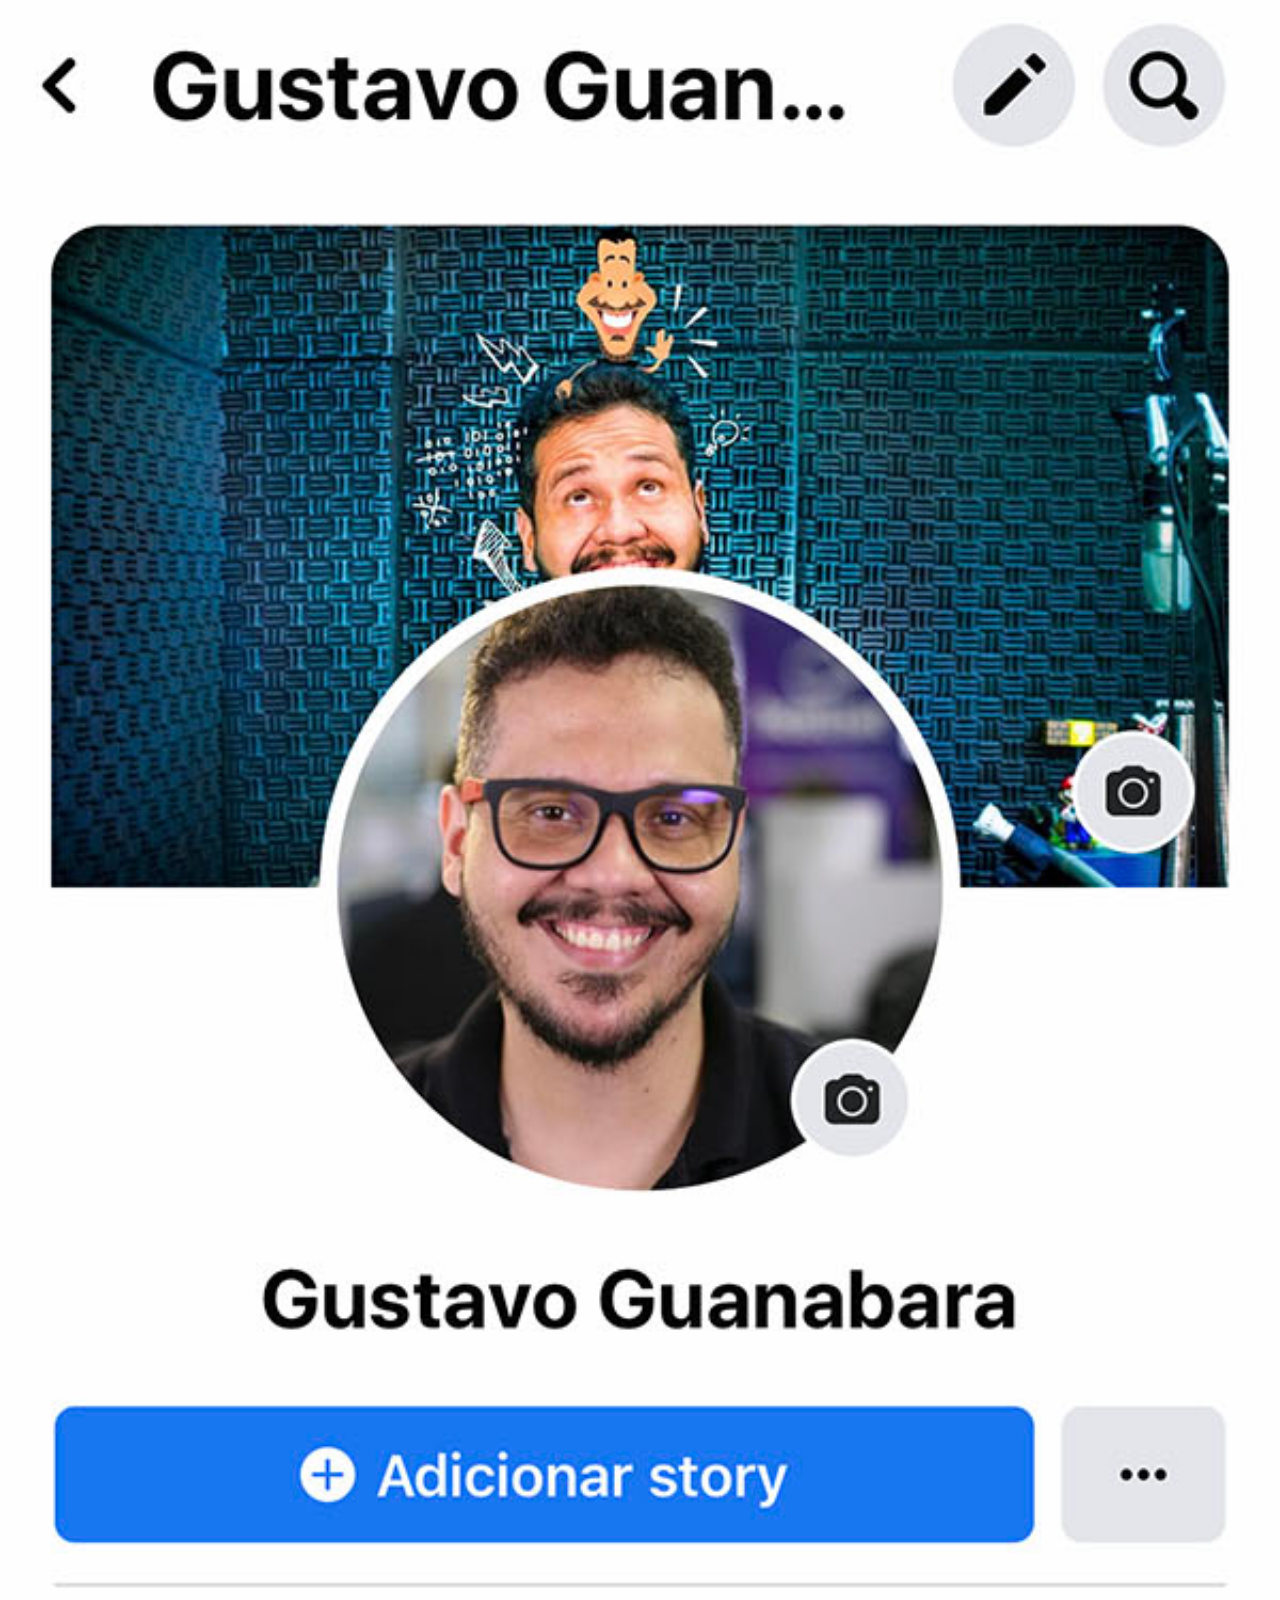
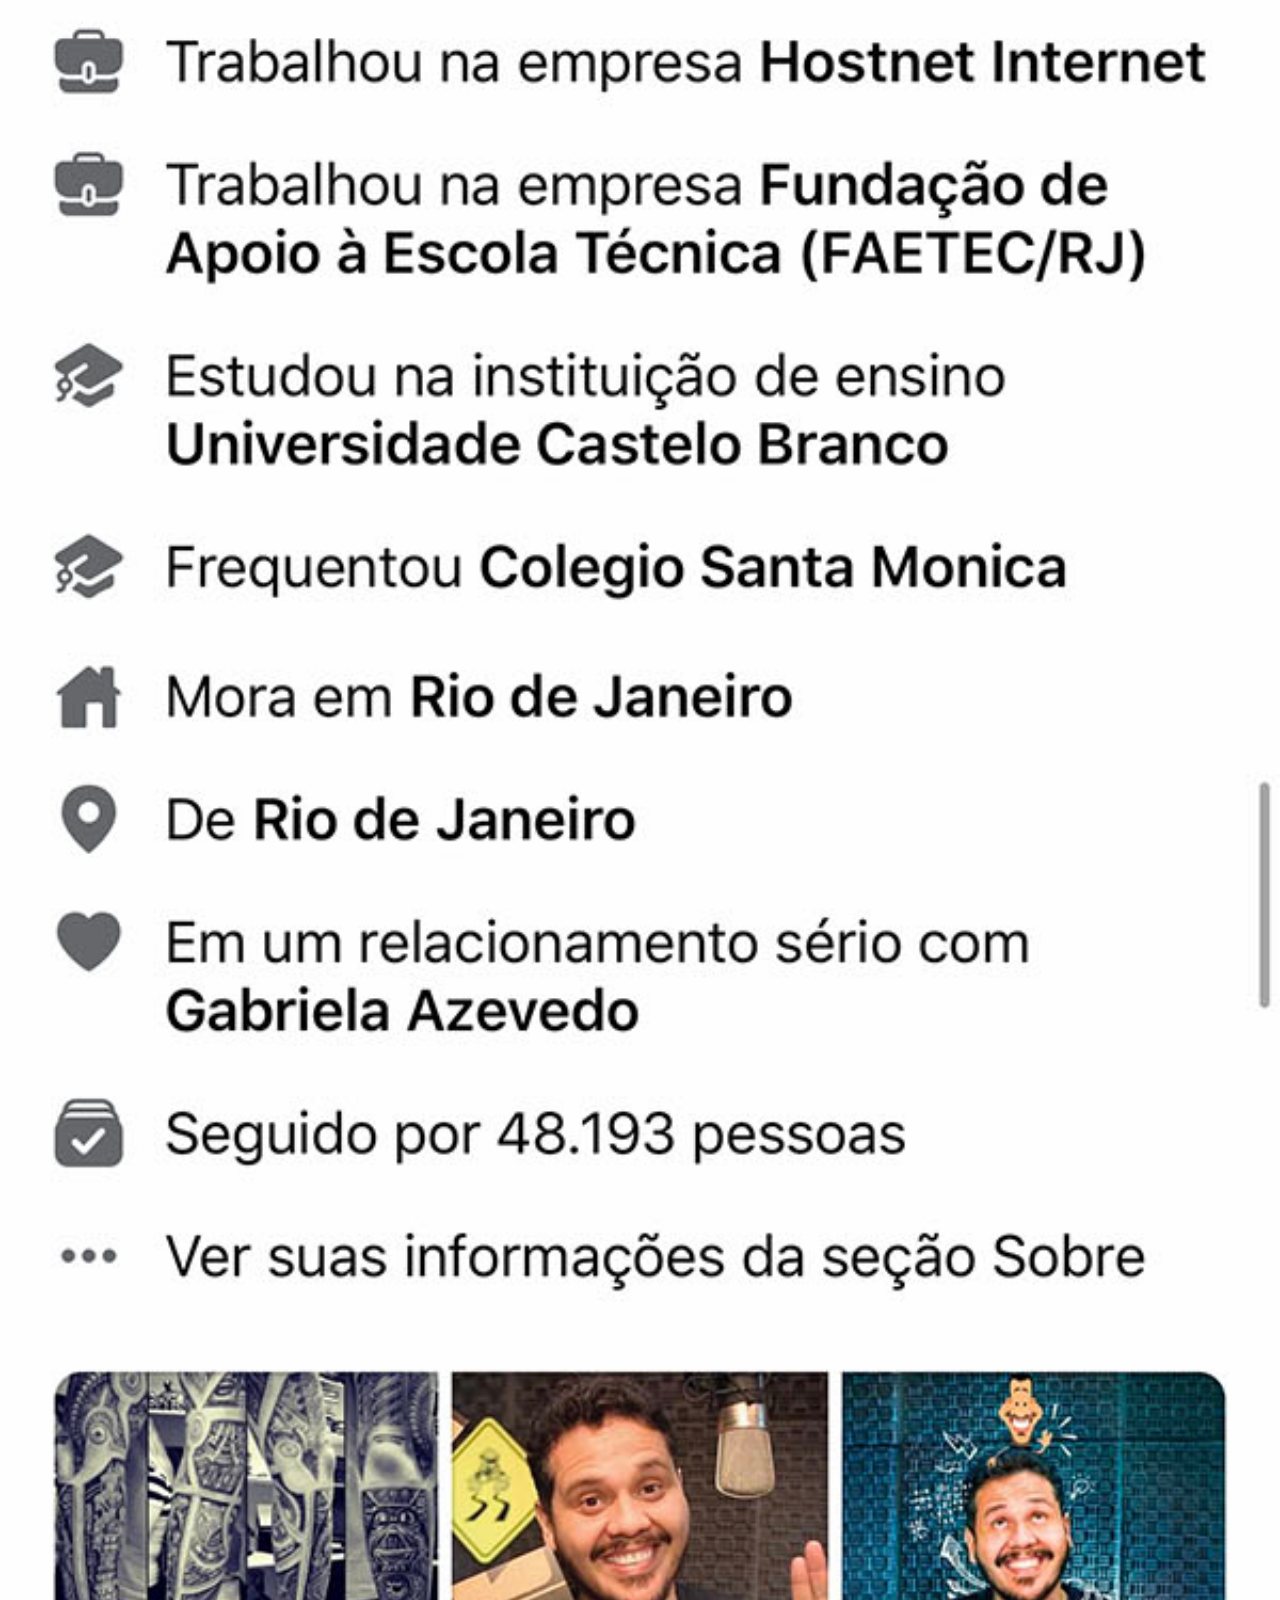
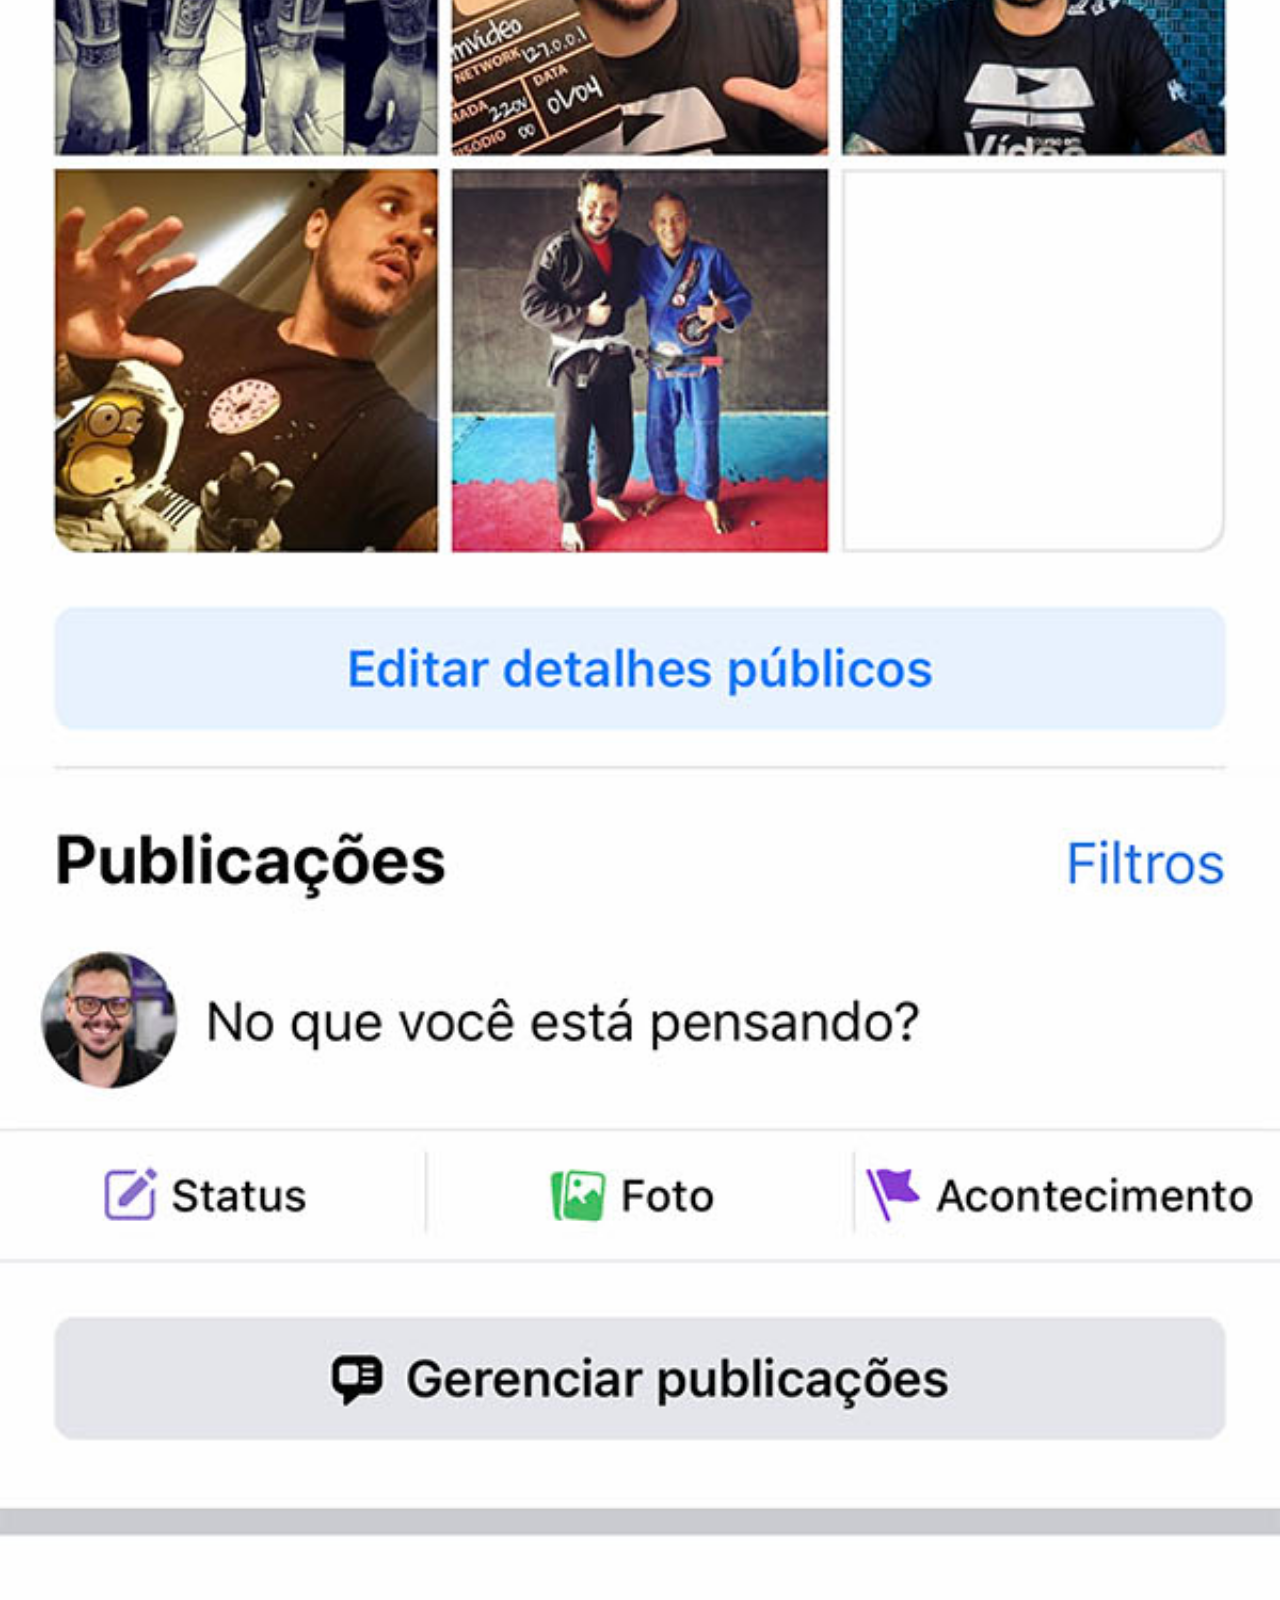
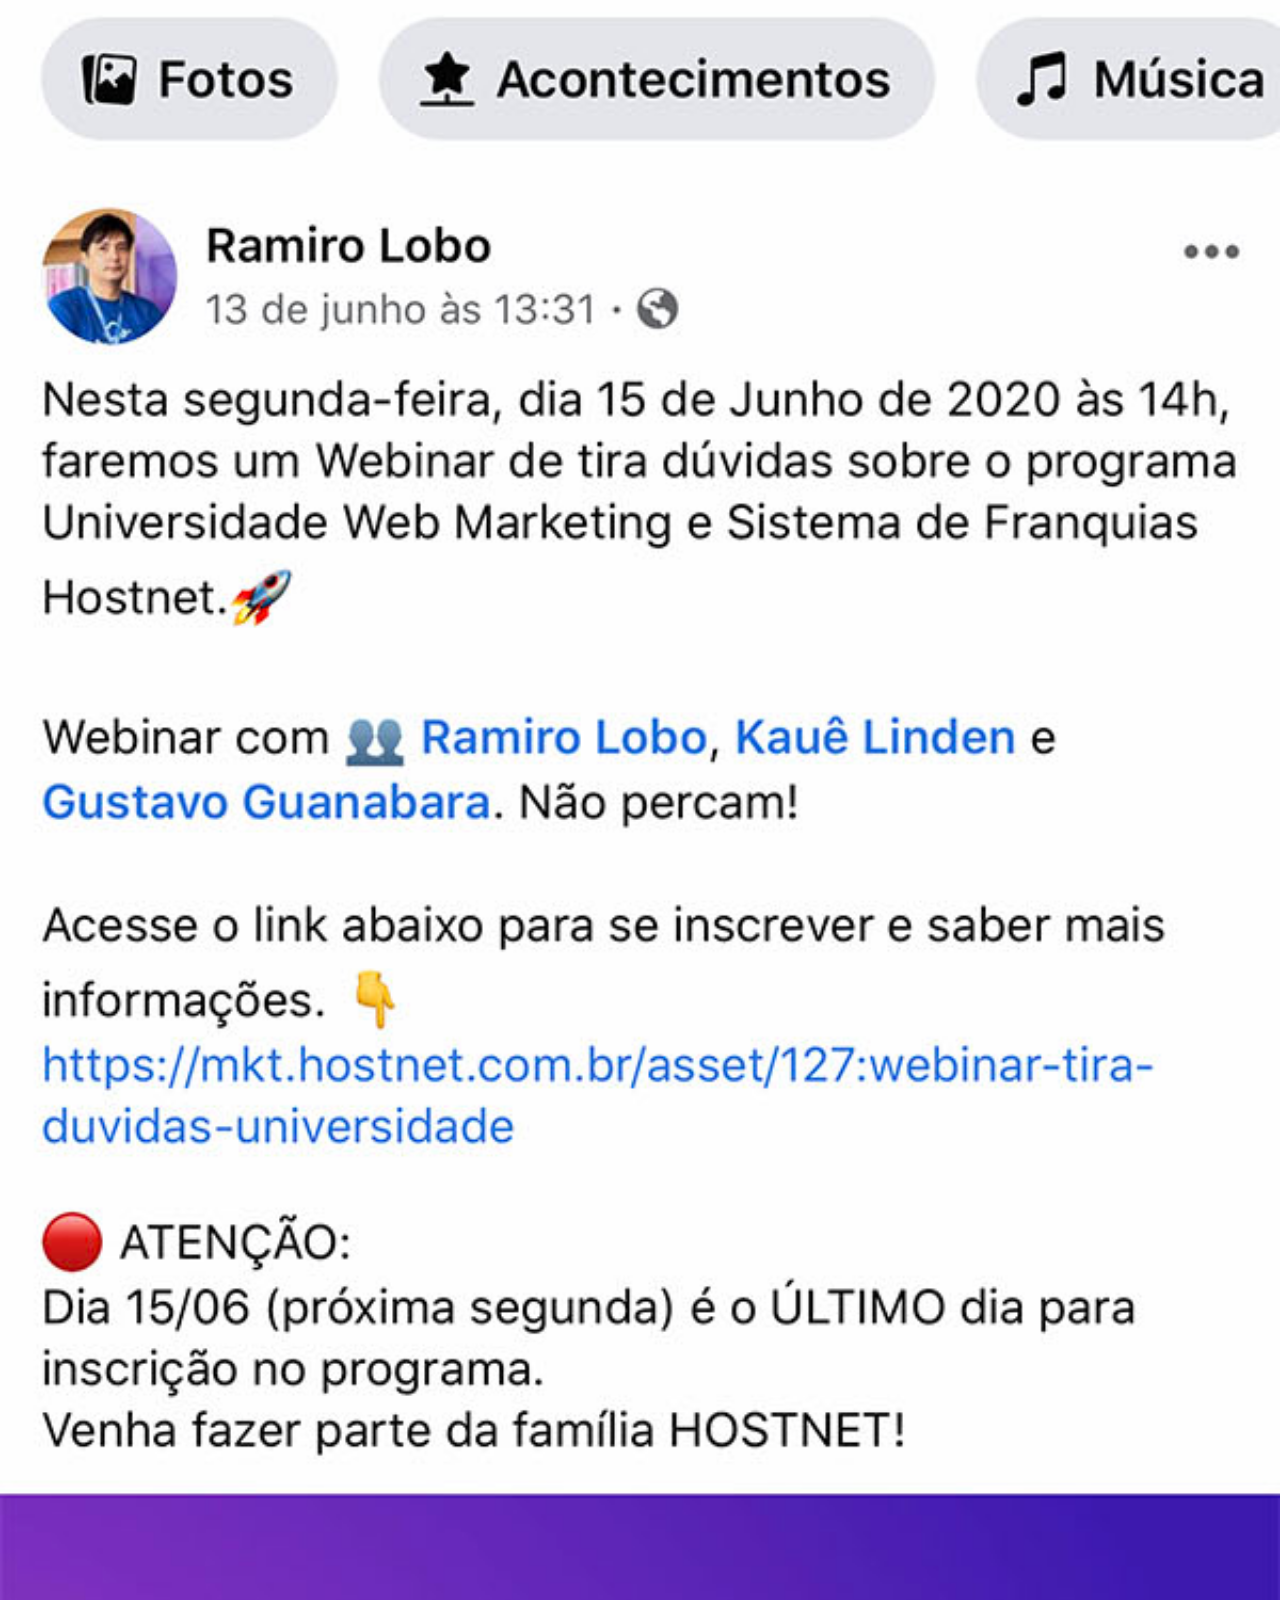
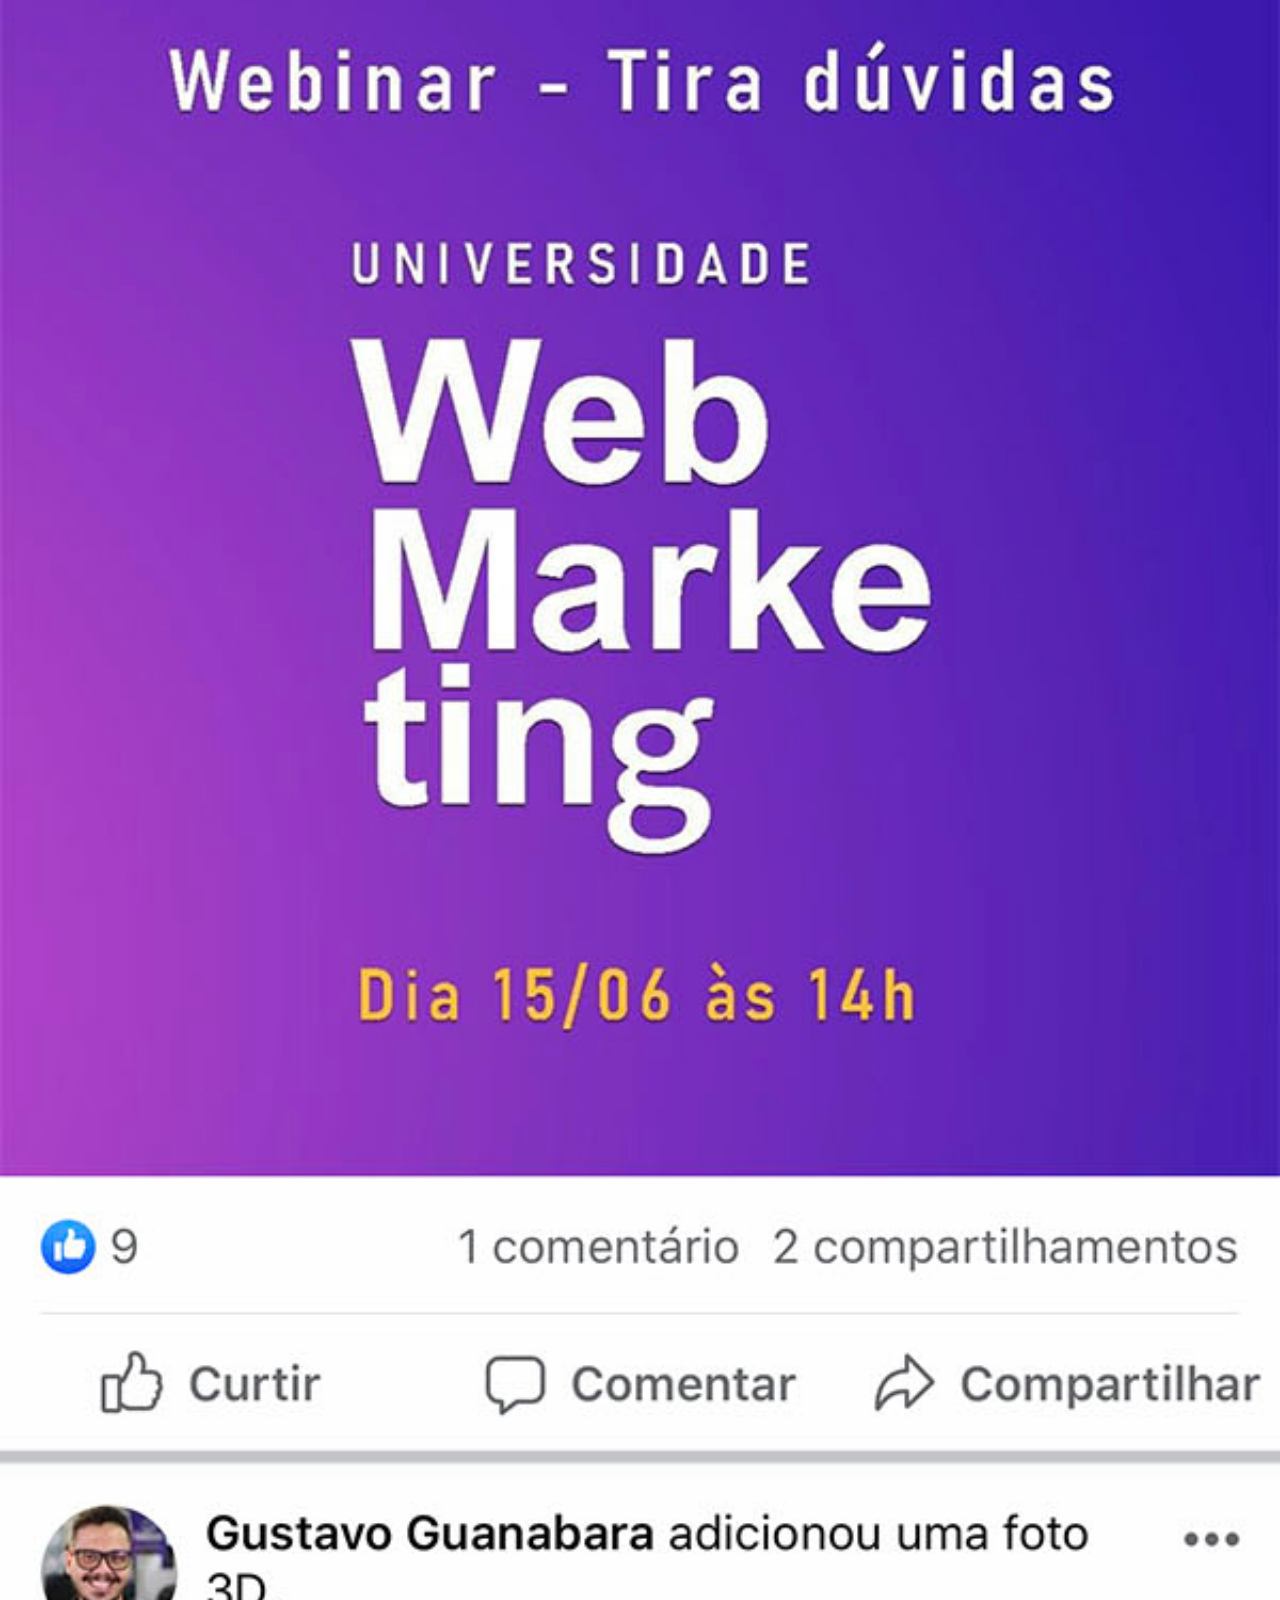
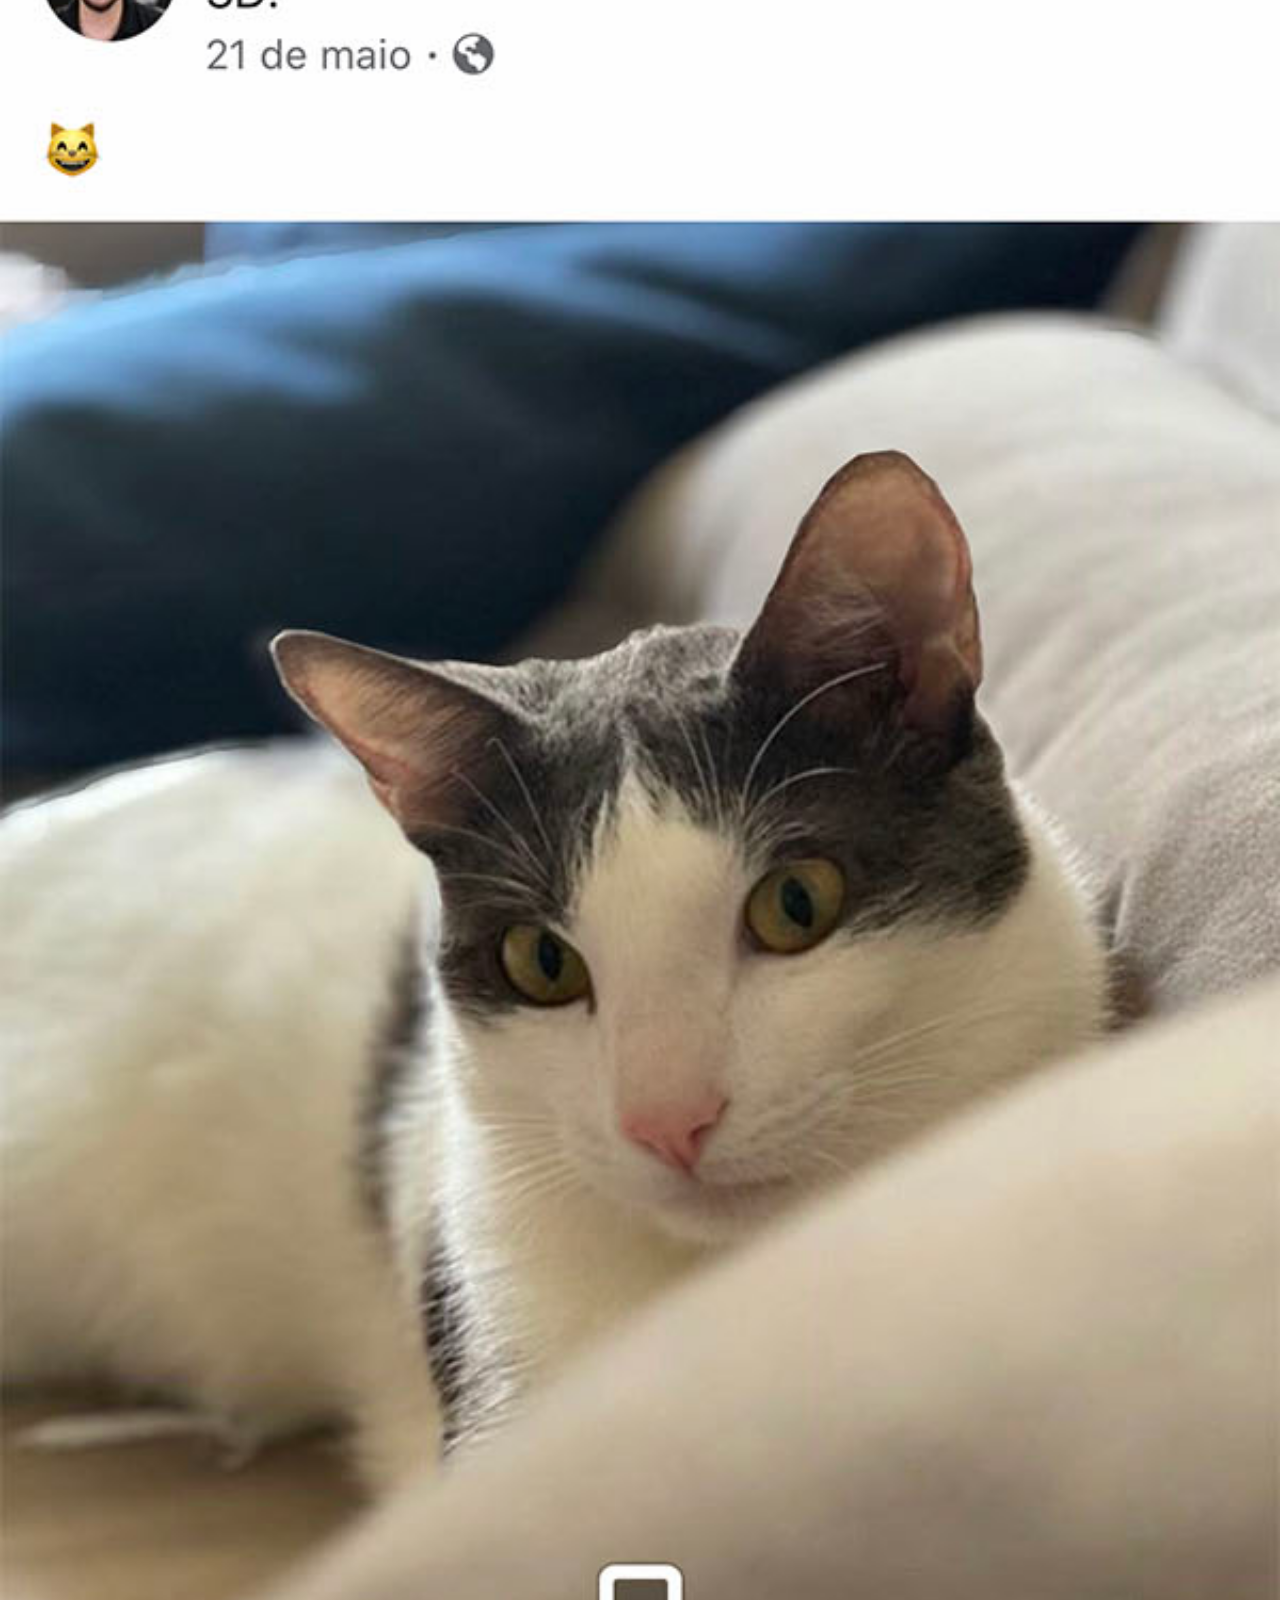
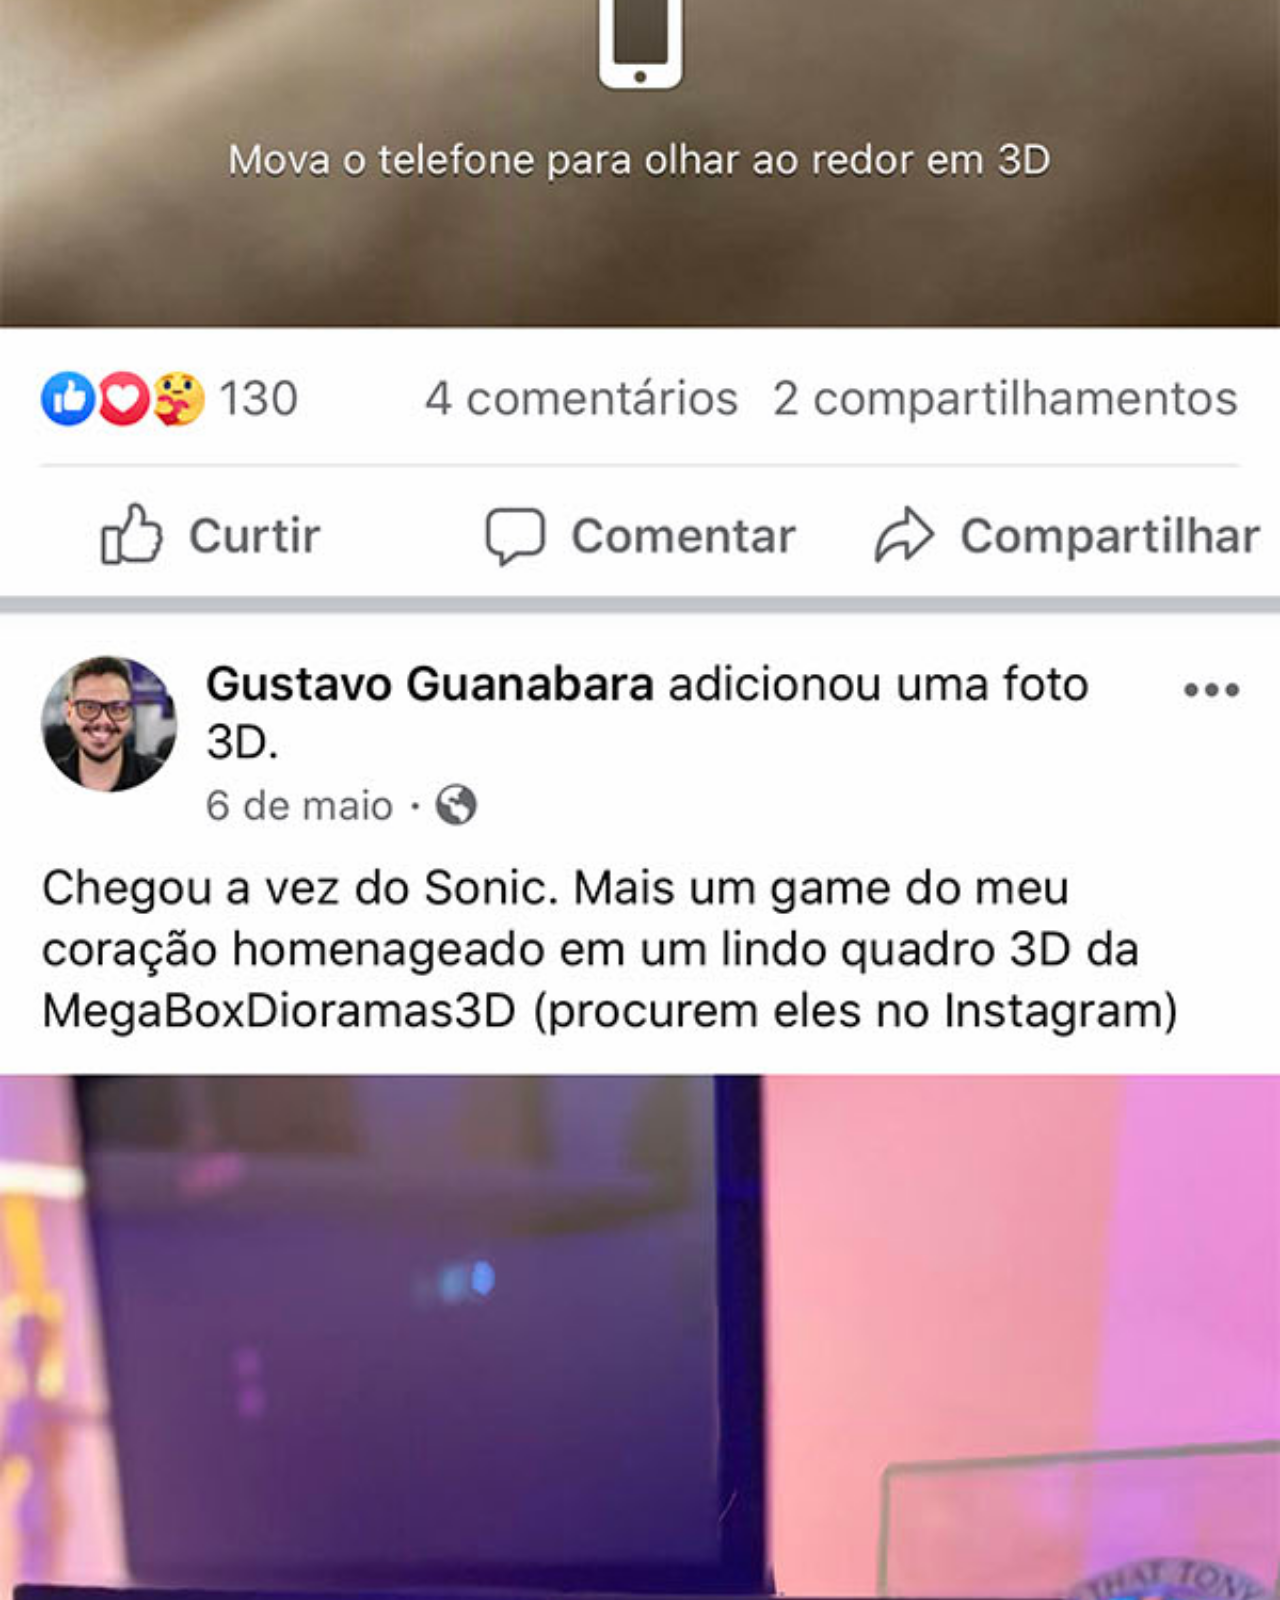
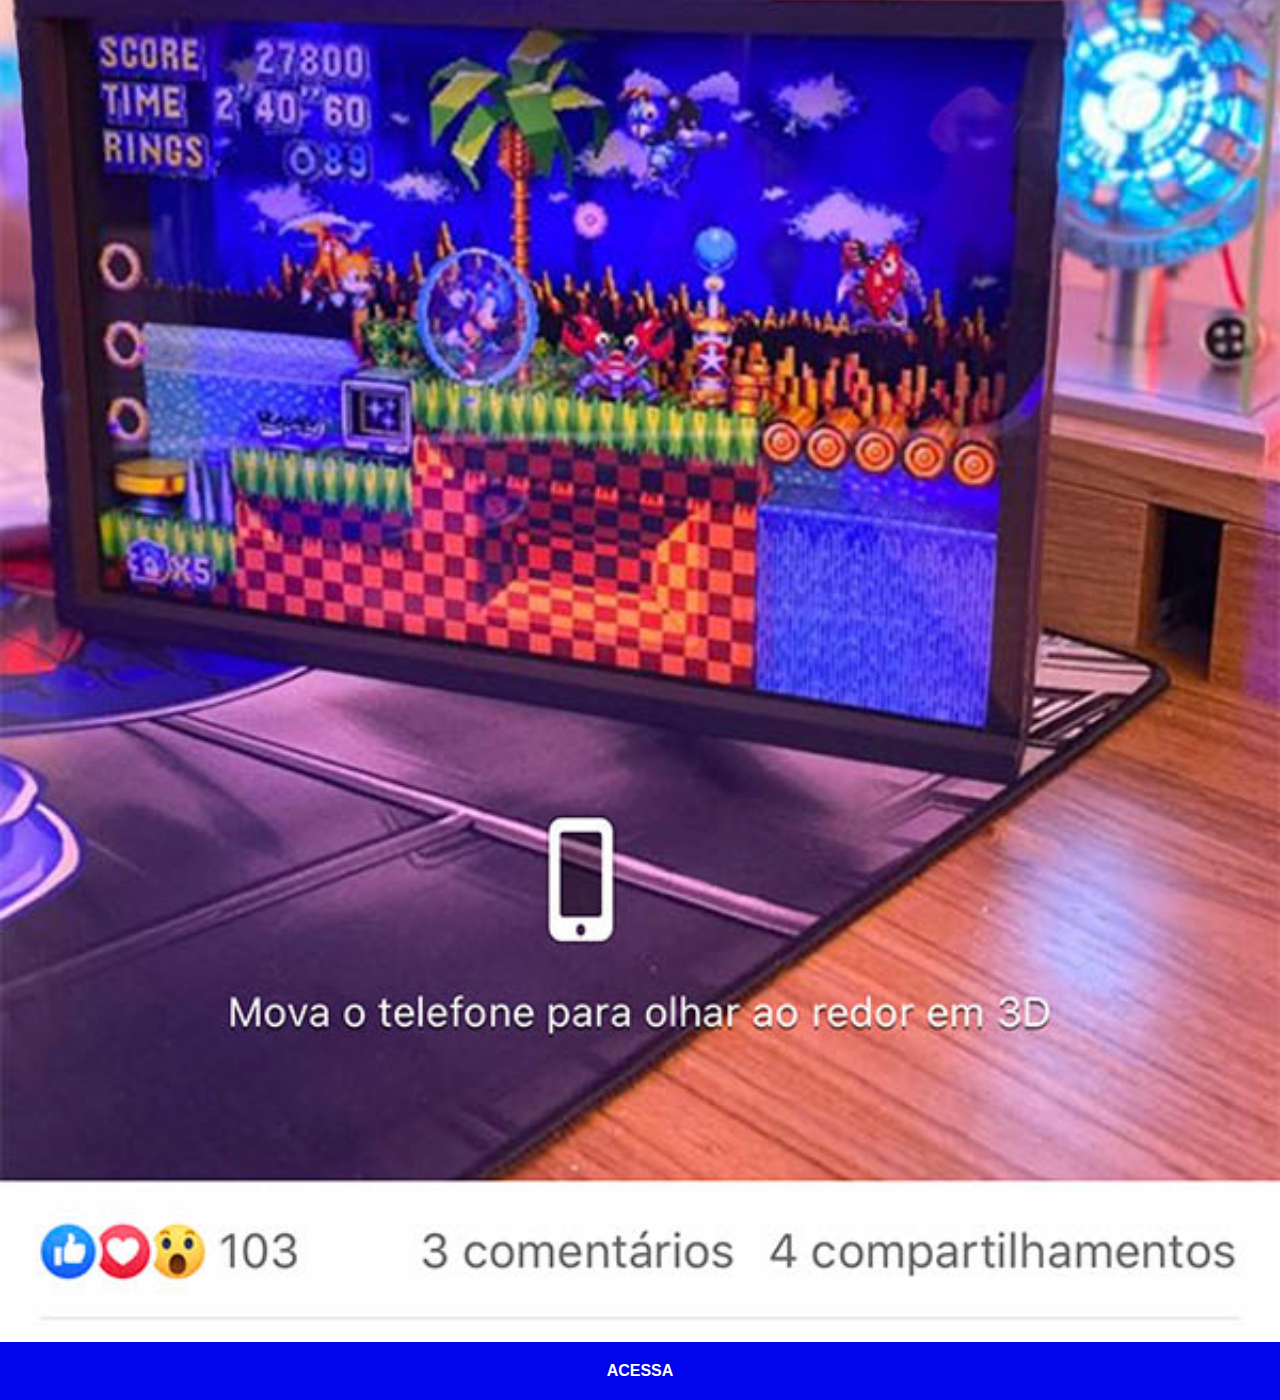
<file: facebook.html>
<!DOCTYPE html>
<html lang="pt-br">
<head>
    <meta charset="UTF-8">
    <meta name="viewport" content="width=device-width, initial-scale=1.0">
    <title>Facebook</title>
    <link rel="stylesheet" href="estilos/social.css">
</head>
<body>
    <img src="imagens/tela-facebook.jpg" alt="Facebook">
    <a href="https://www.facebook.com/profile.php?id=100089816799072"><strong>ACESSA</strong></a>
</body>
</html>
</file>
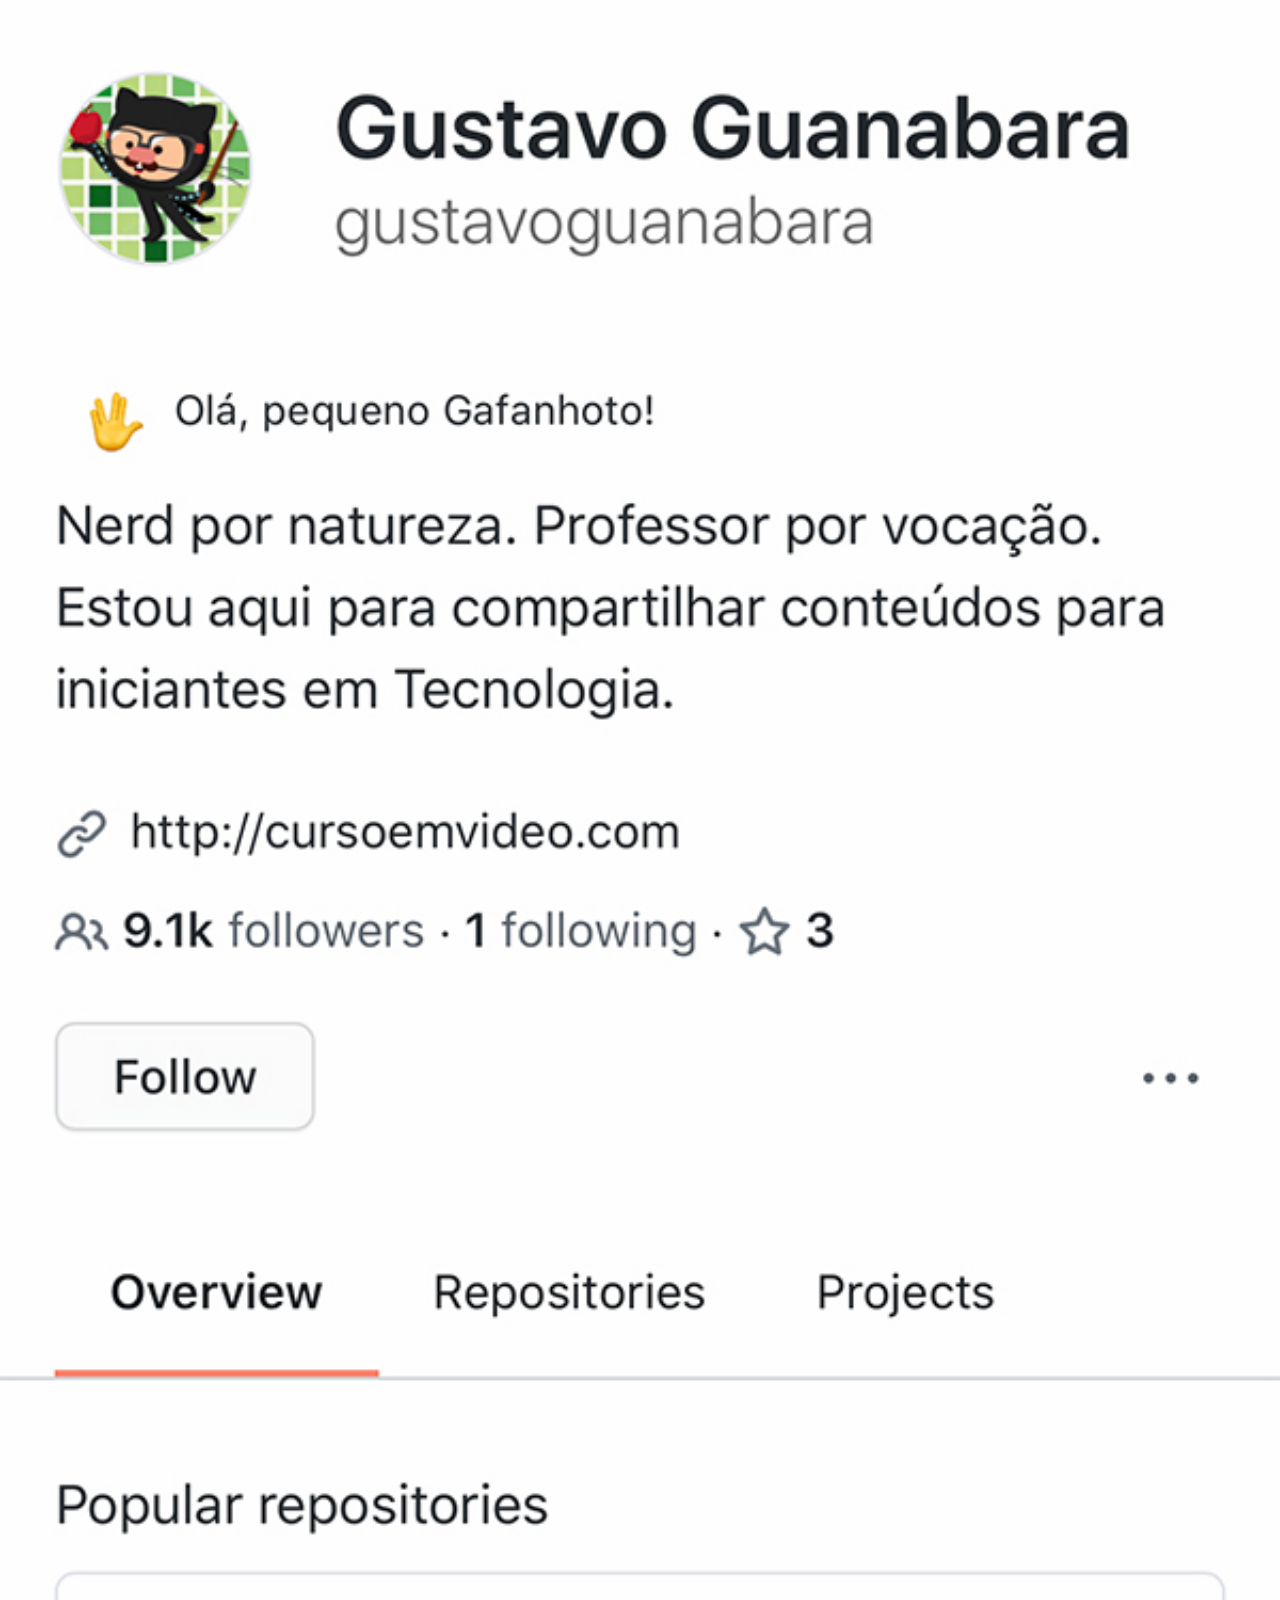
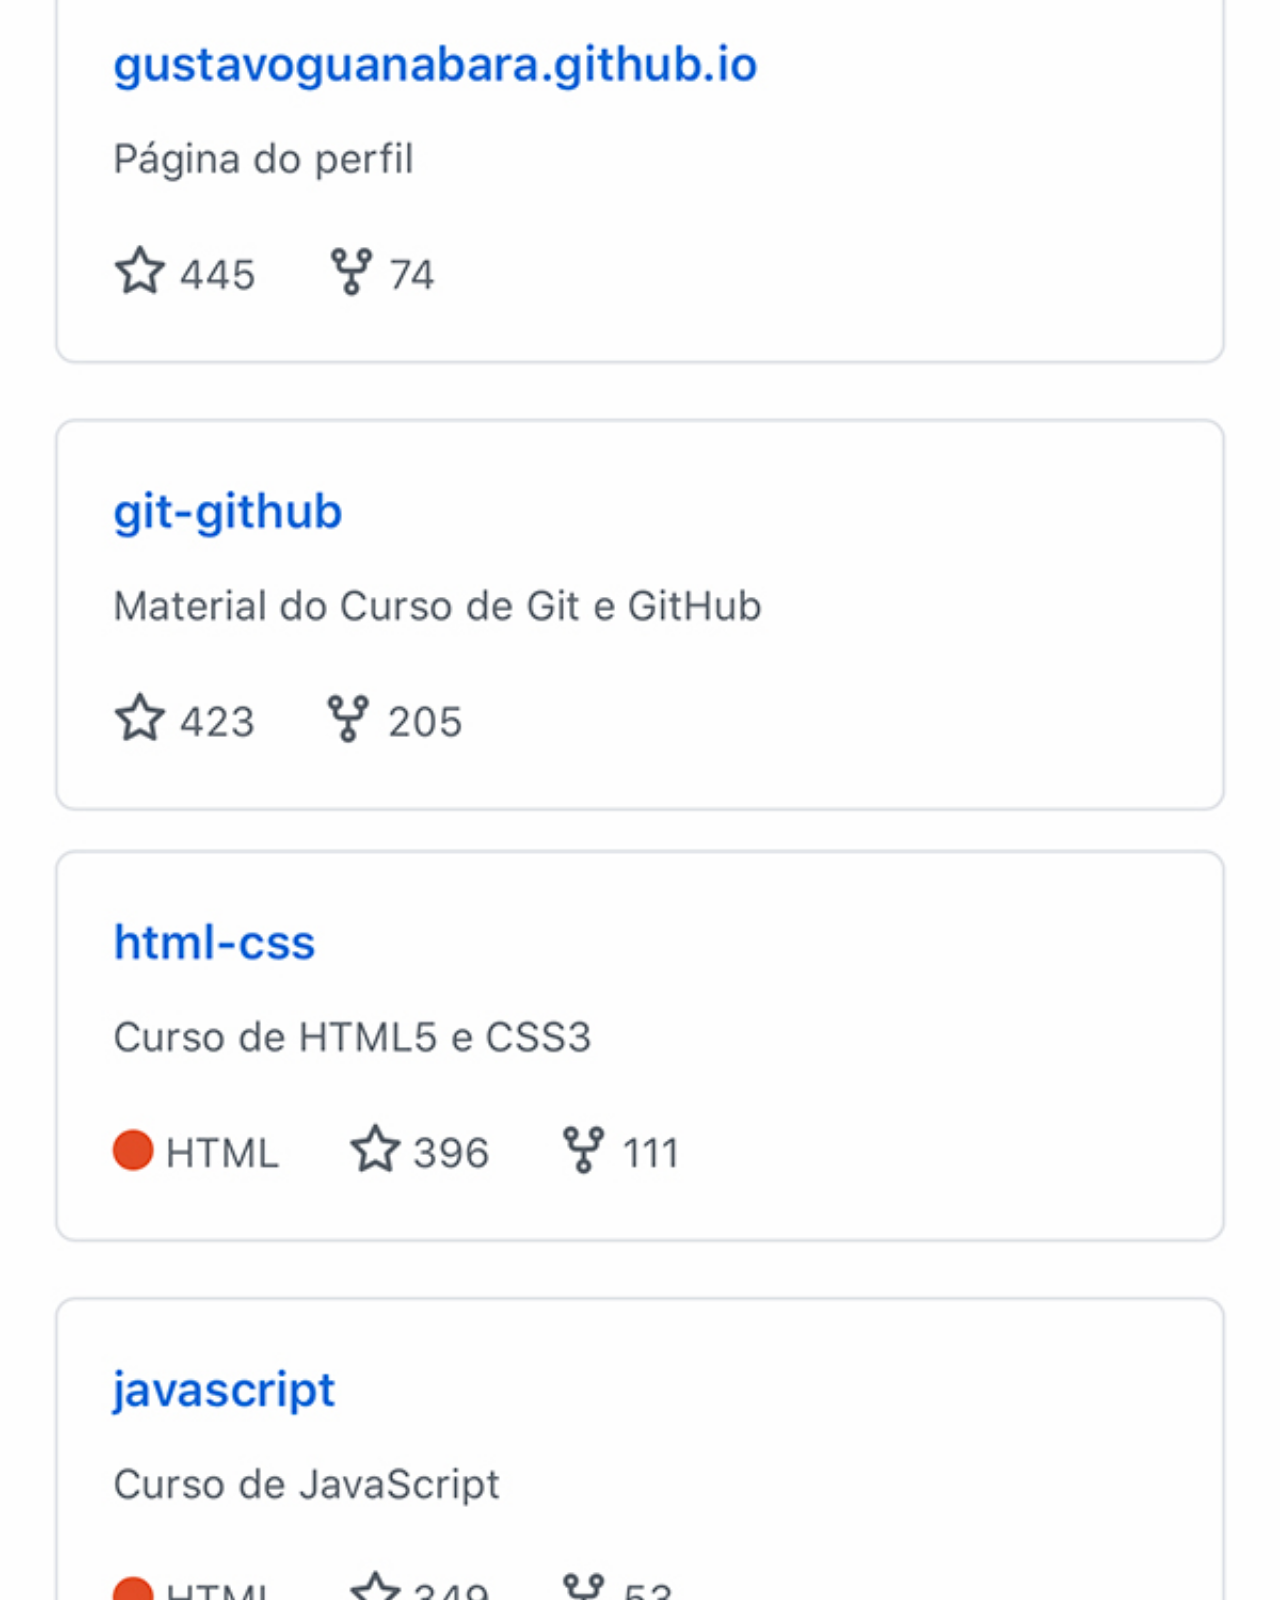
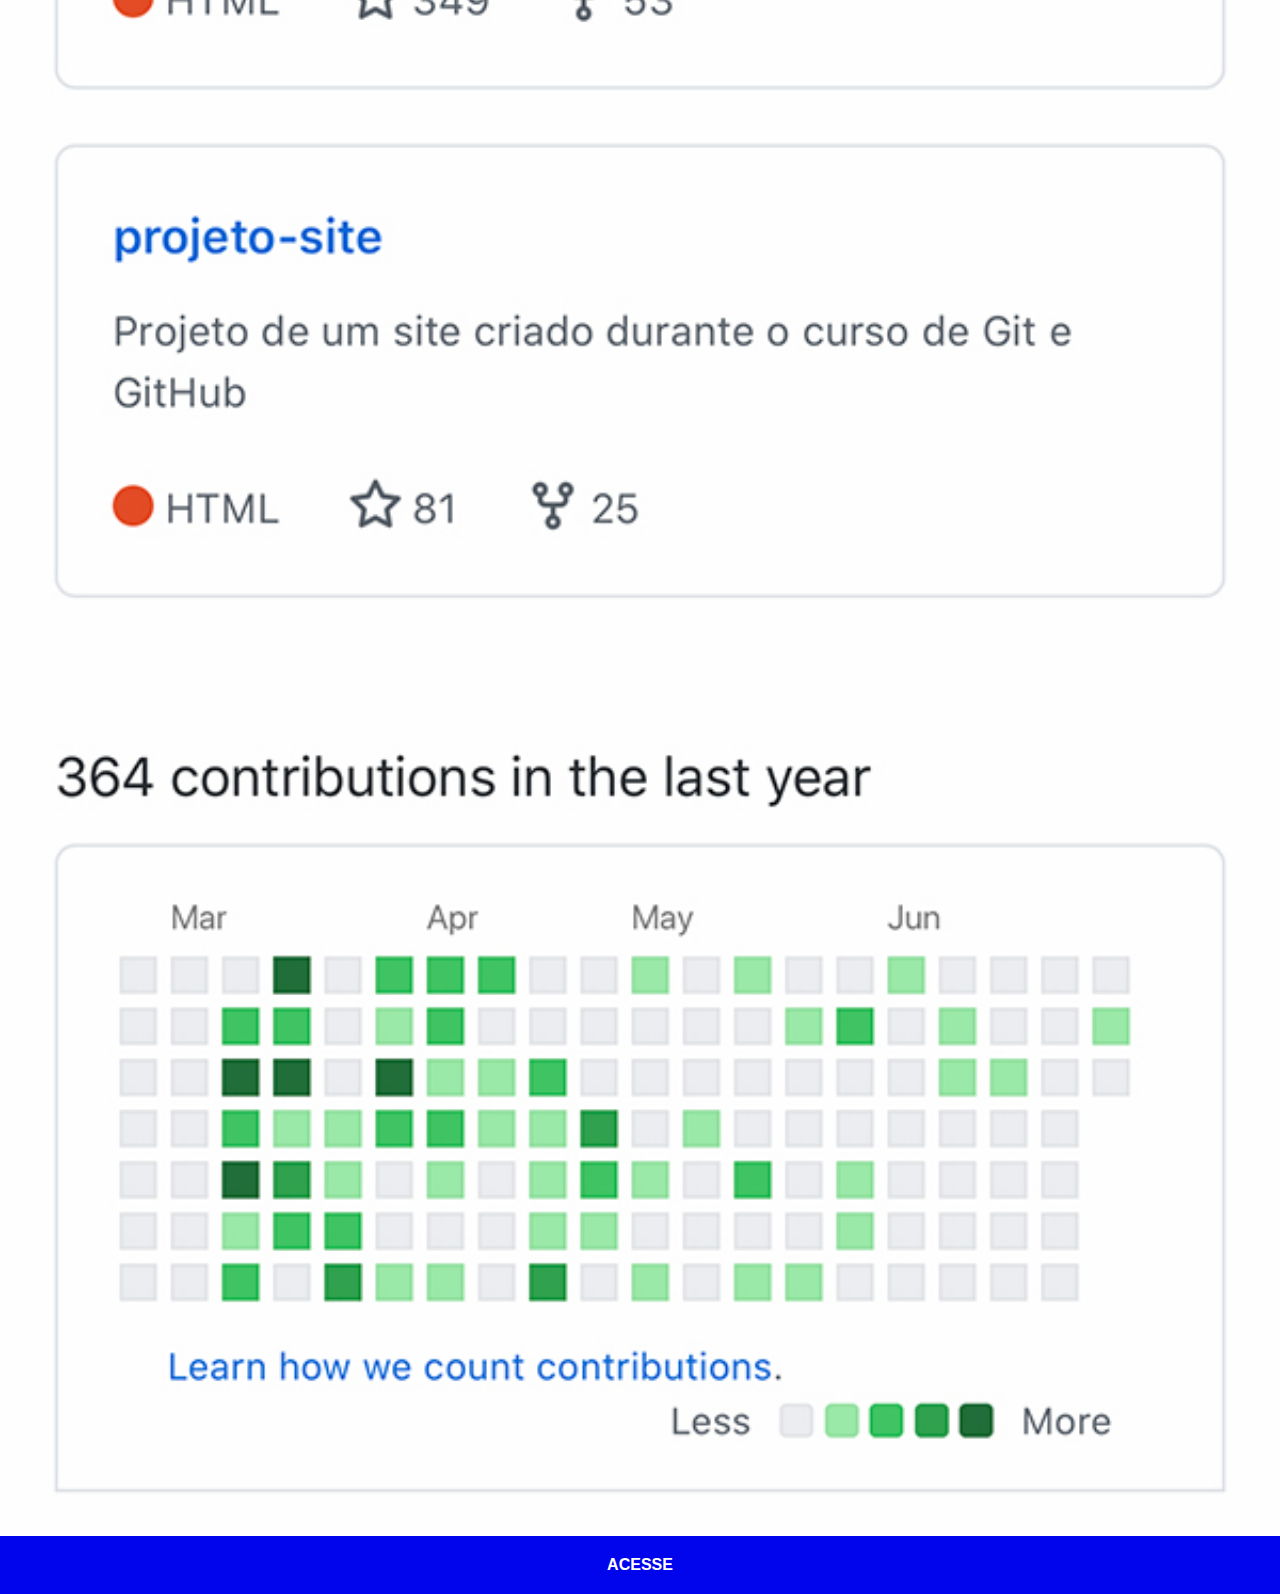
<file: github.html>
<!DOCTYPE html>
<html lang="pt-br">
<head>
    <meta charset="UTF-8">
    <meta name="viewport" content="width=device-width, initial-scale=1.0">
    <title>GitHub</title>
    <link rel="stylesheet" href="estilos/social.css">
</head>
<body>
    <img src="imagens/tela-github.jpg" alt="GitHub">
    <a href="https://github.com/AllanMoraiss" target="_blank"><strong>ACESSE</strong></a>
</body>
</html>
</file>
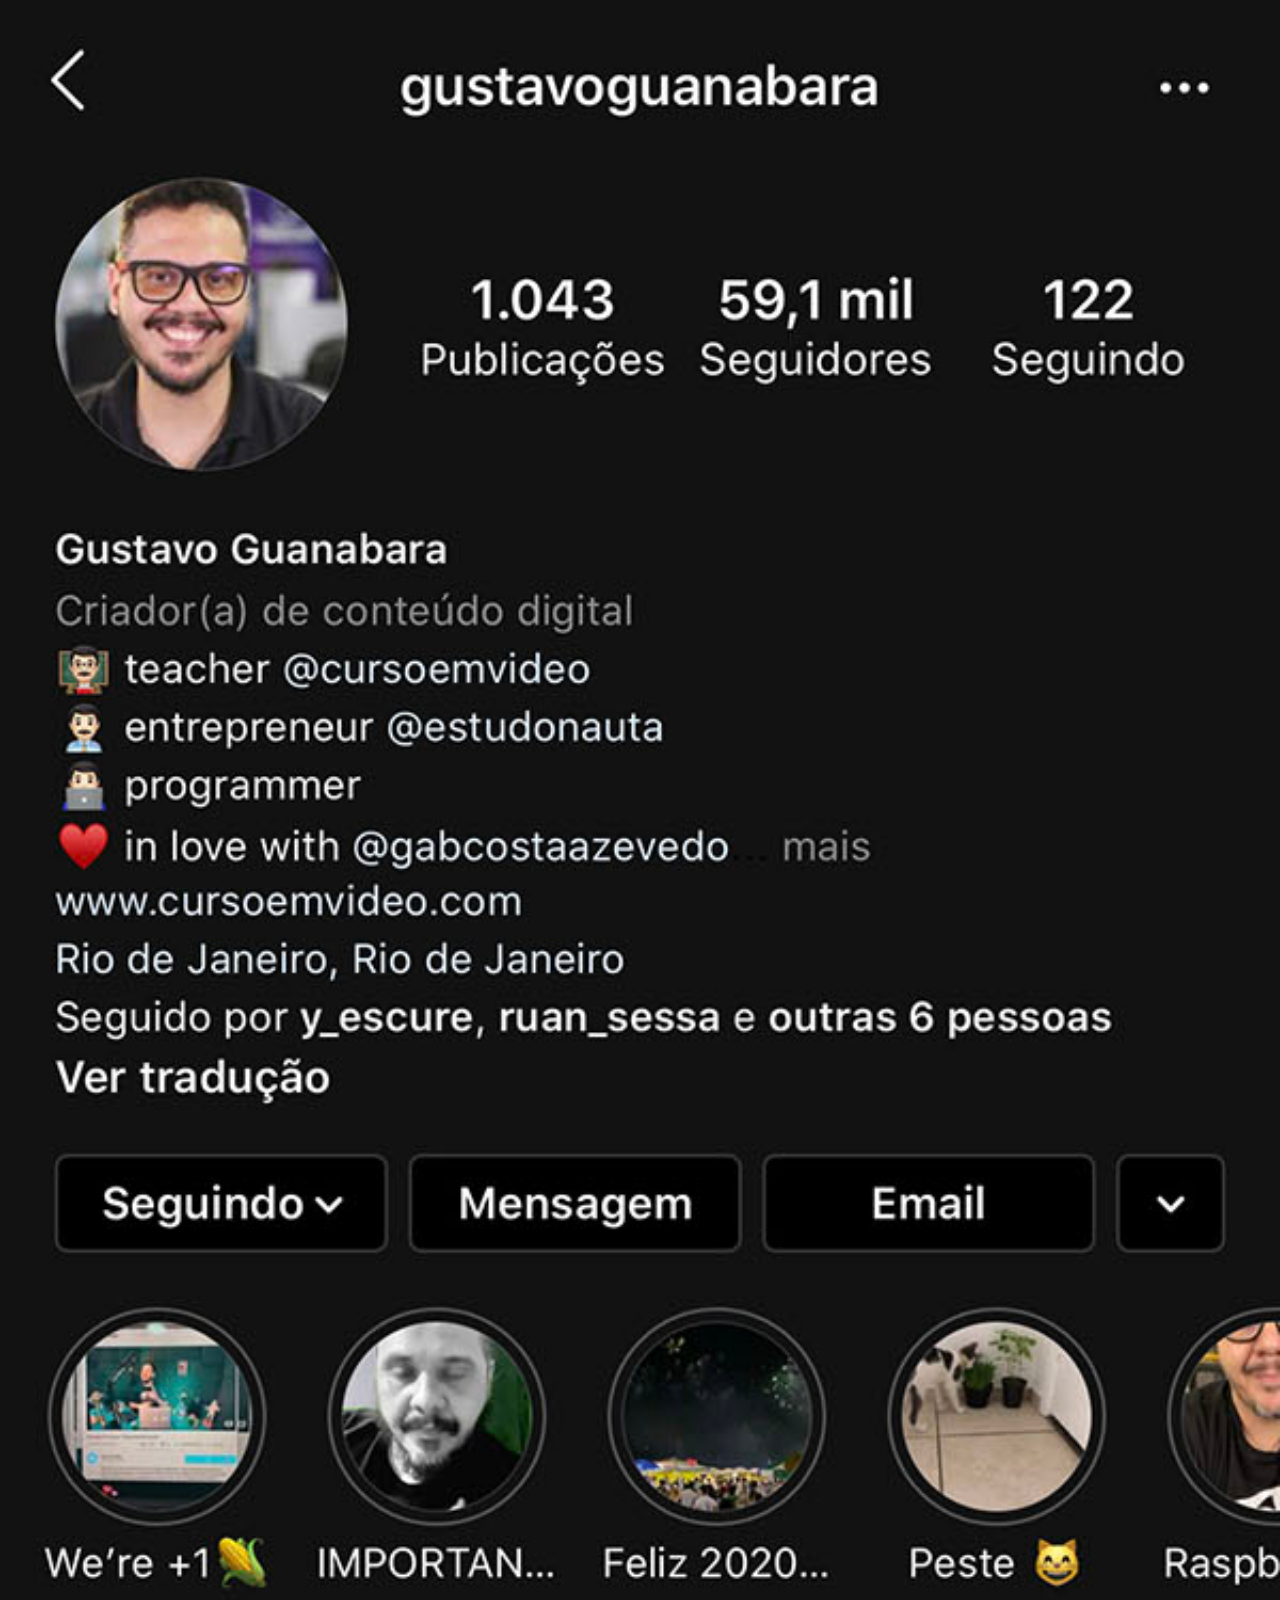
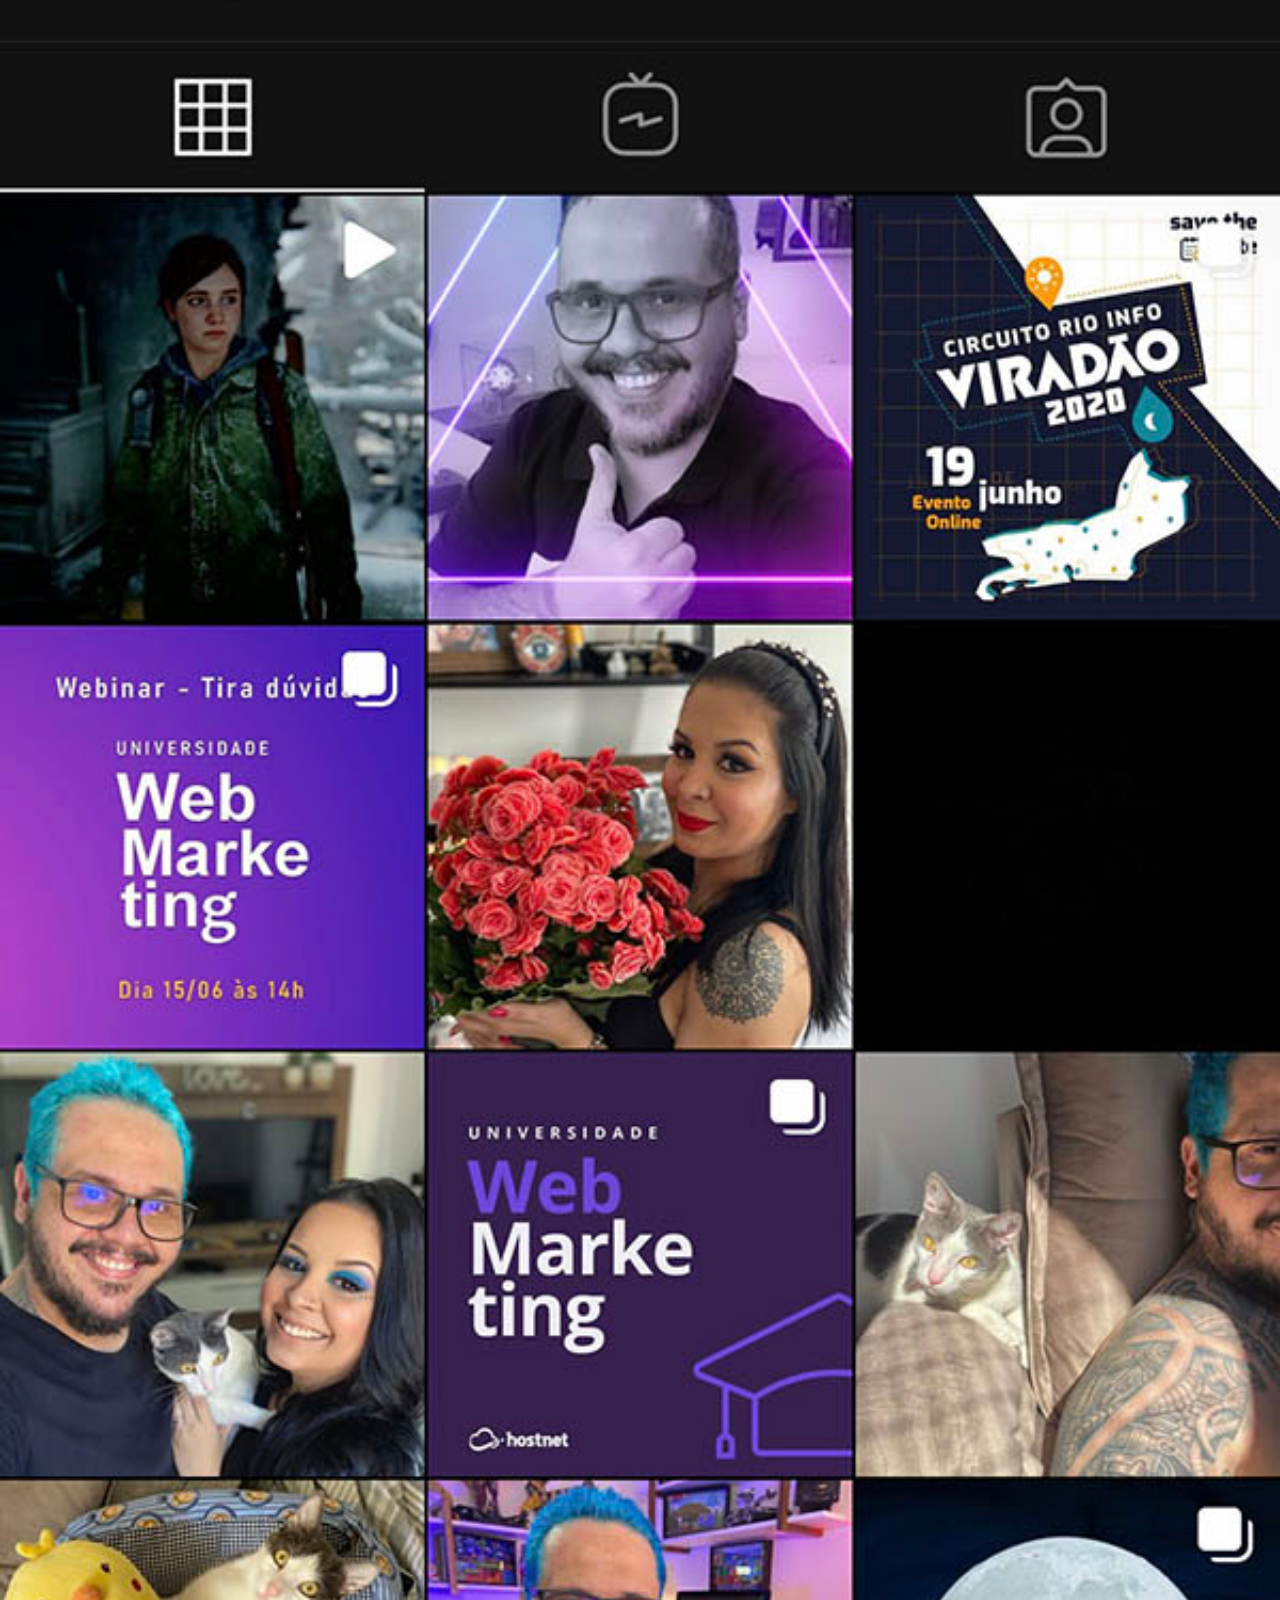
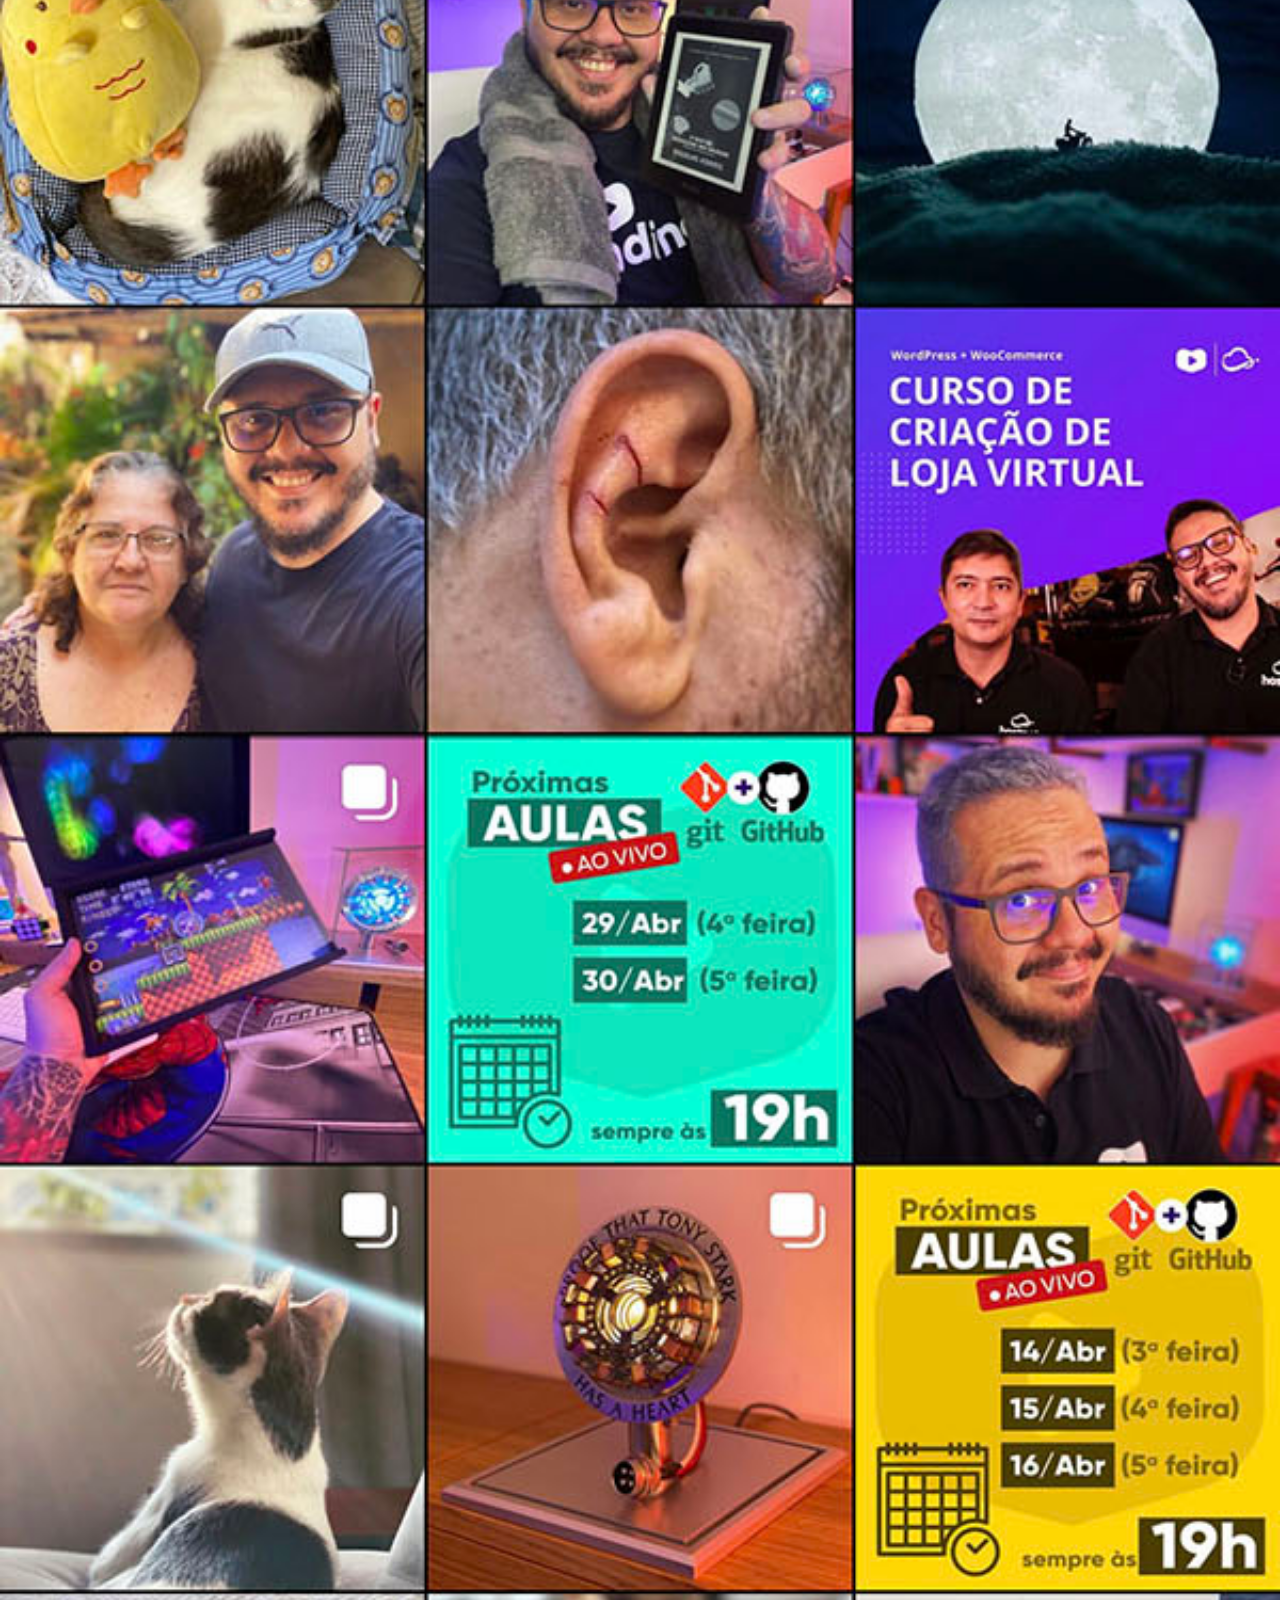
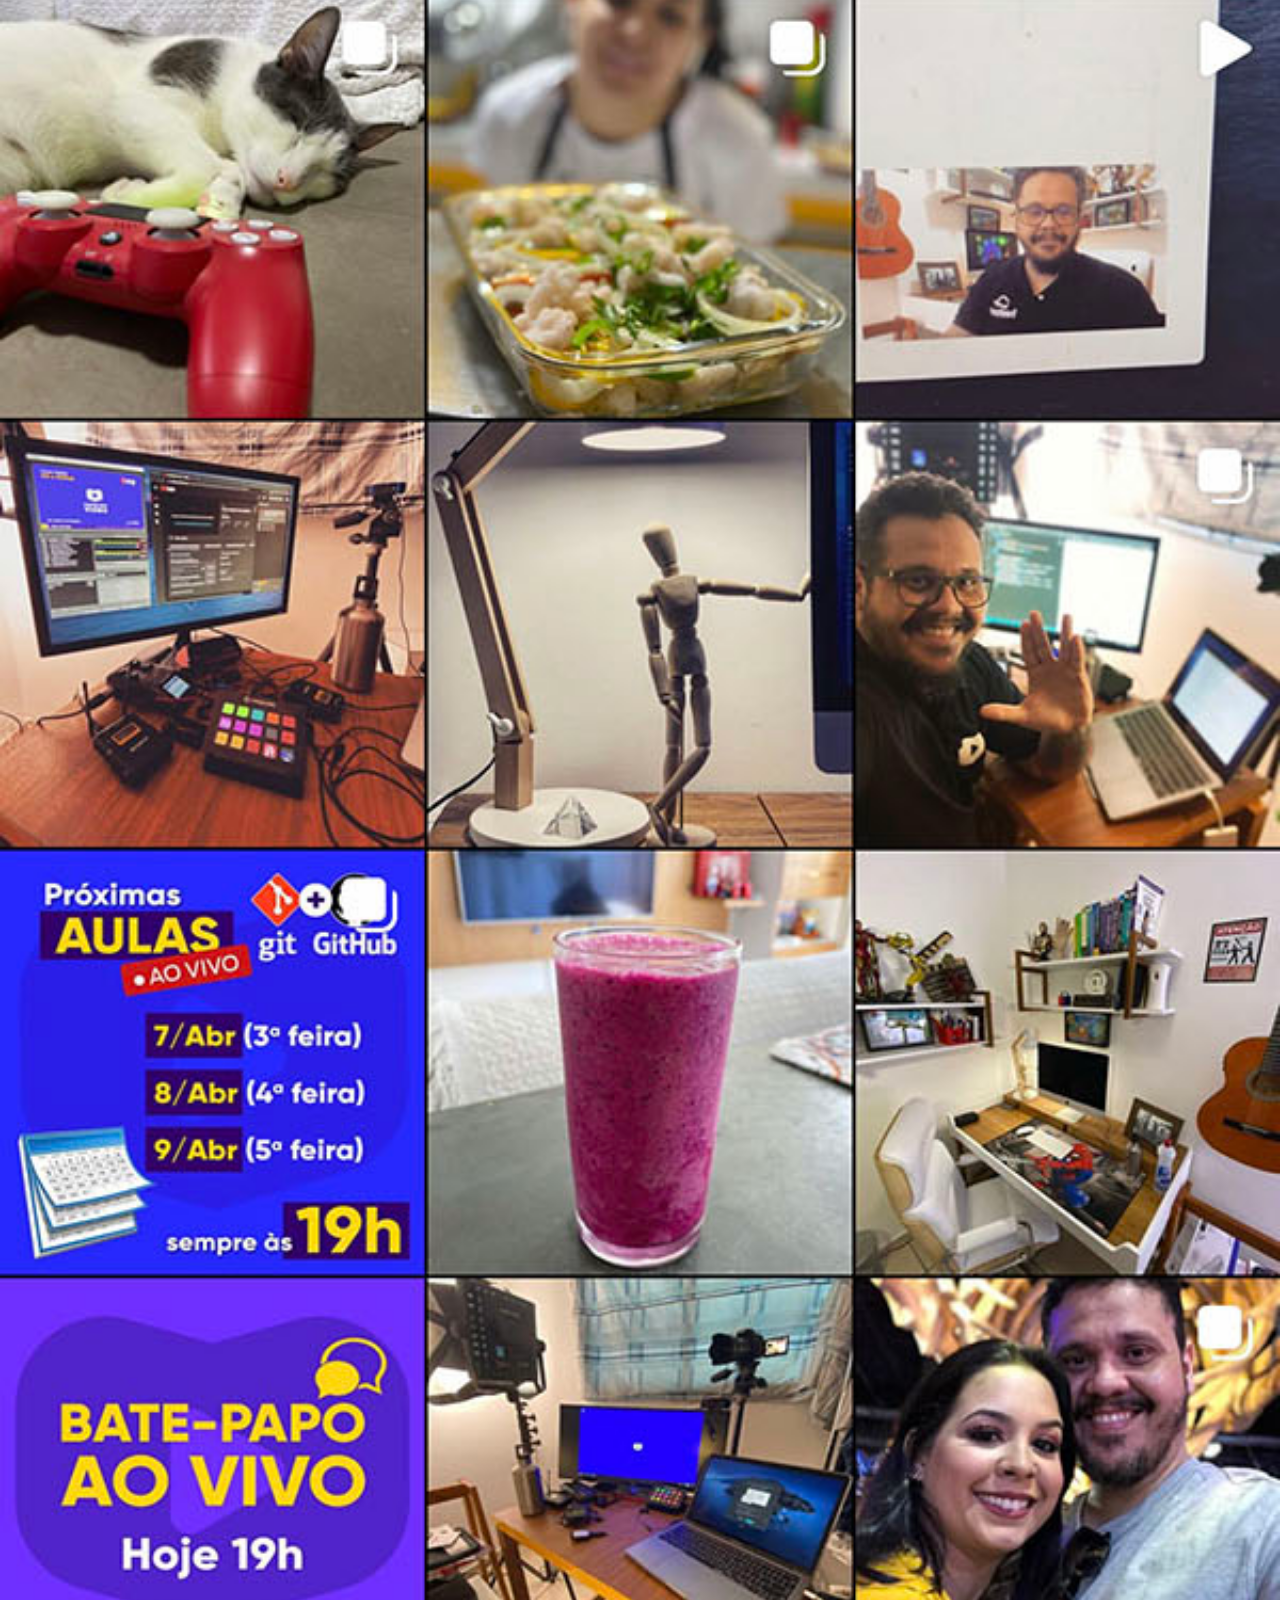
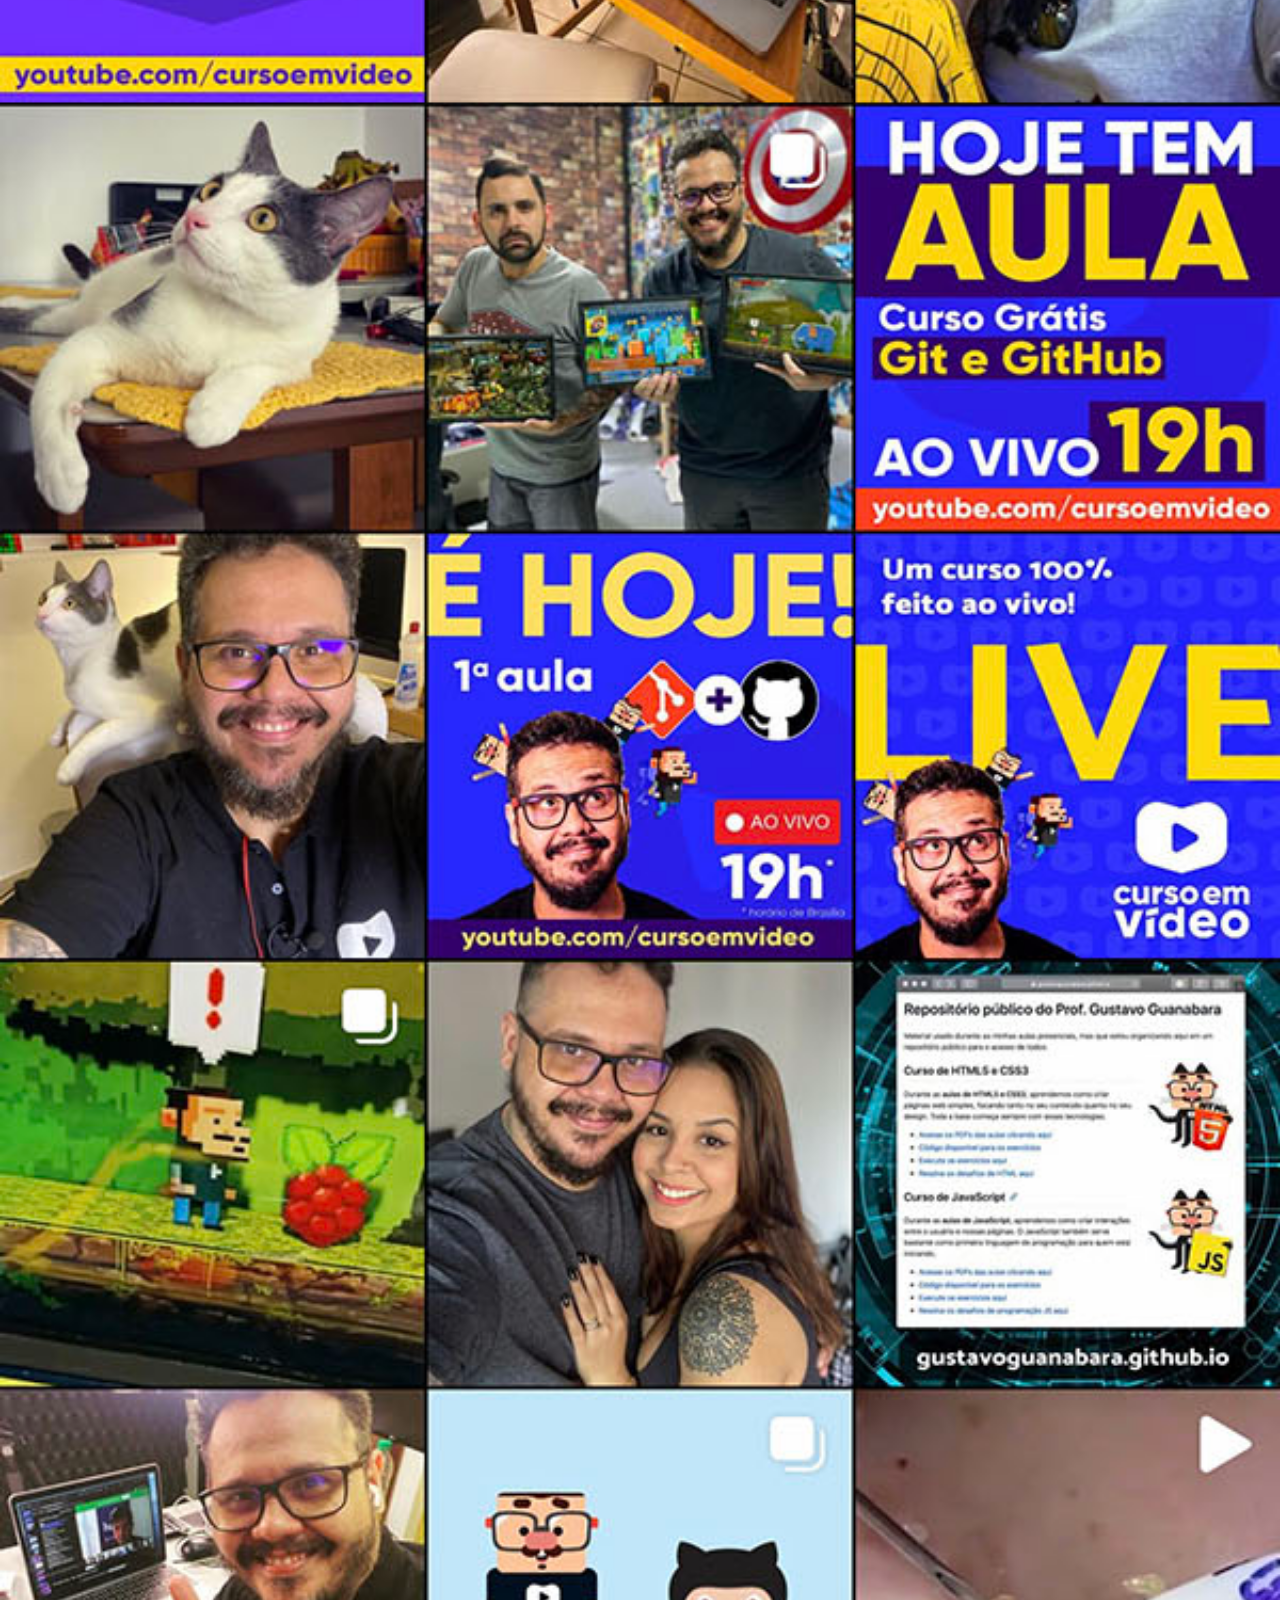
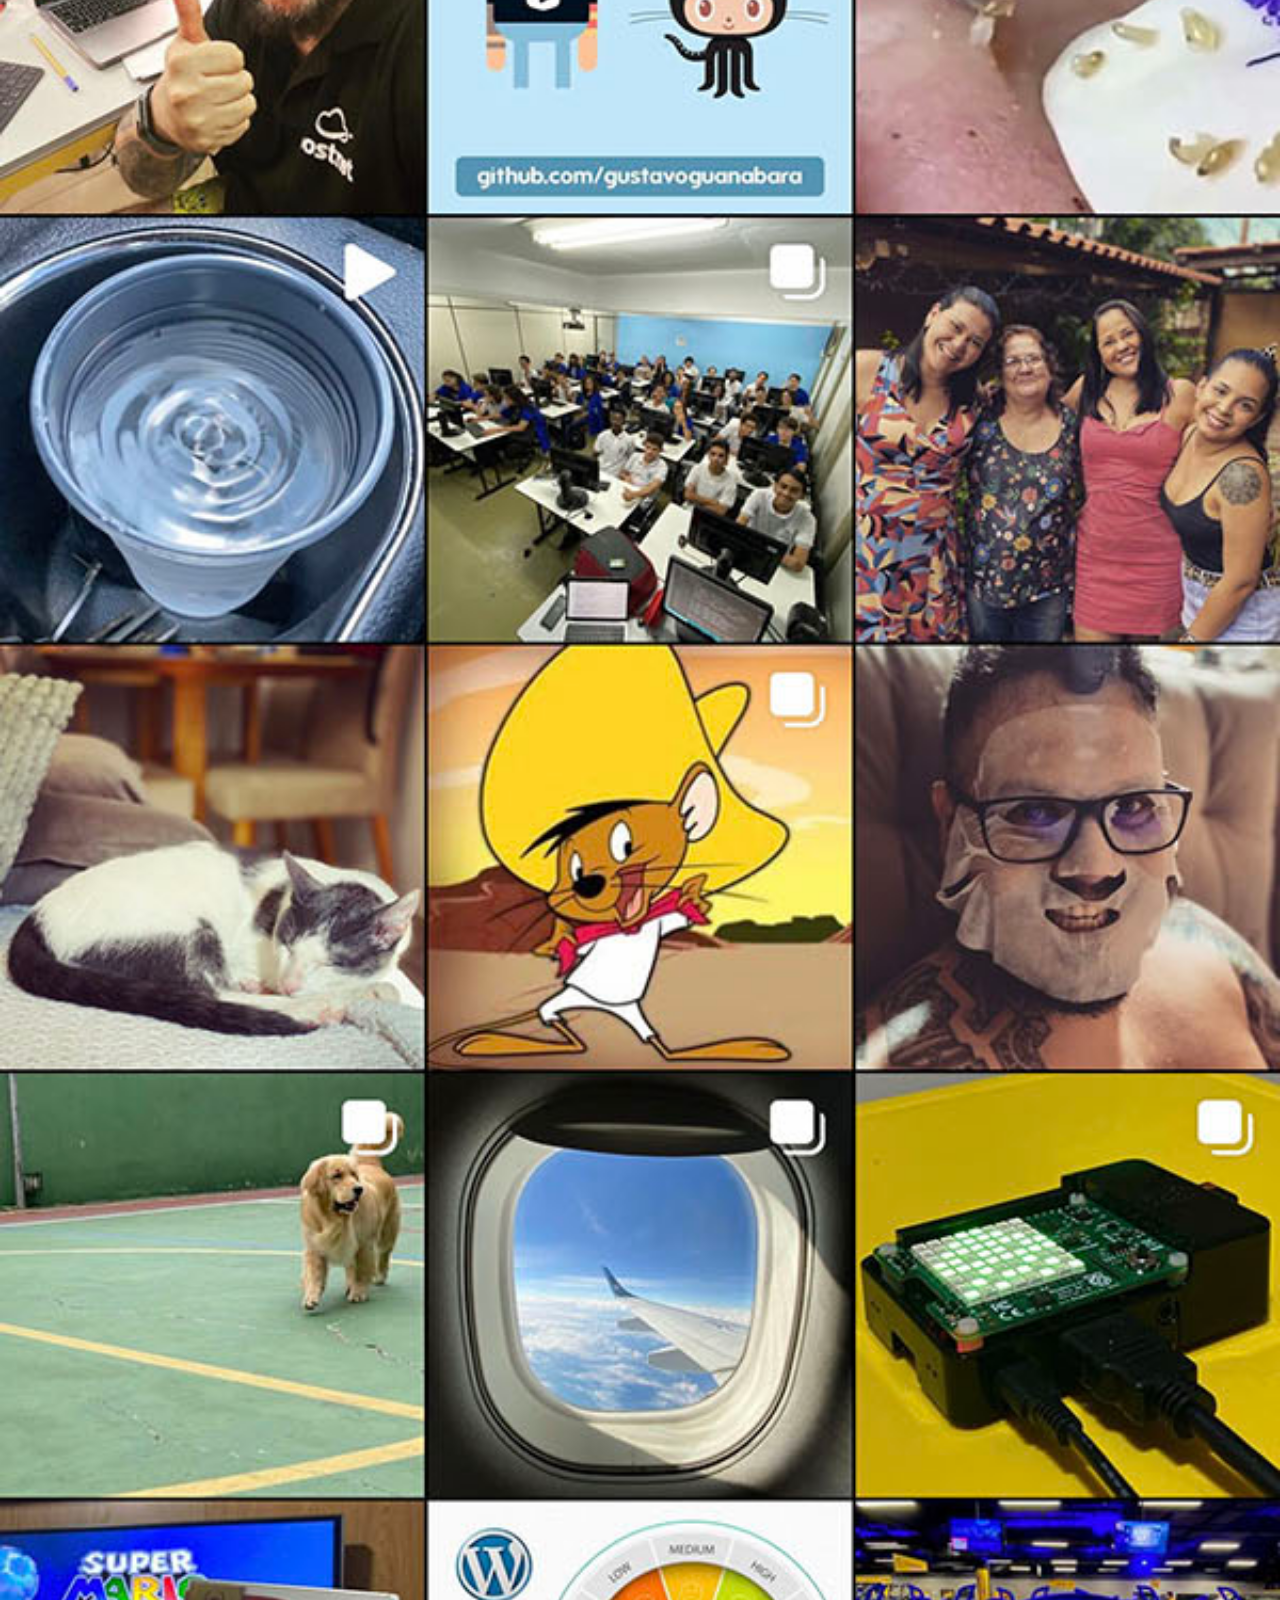
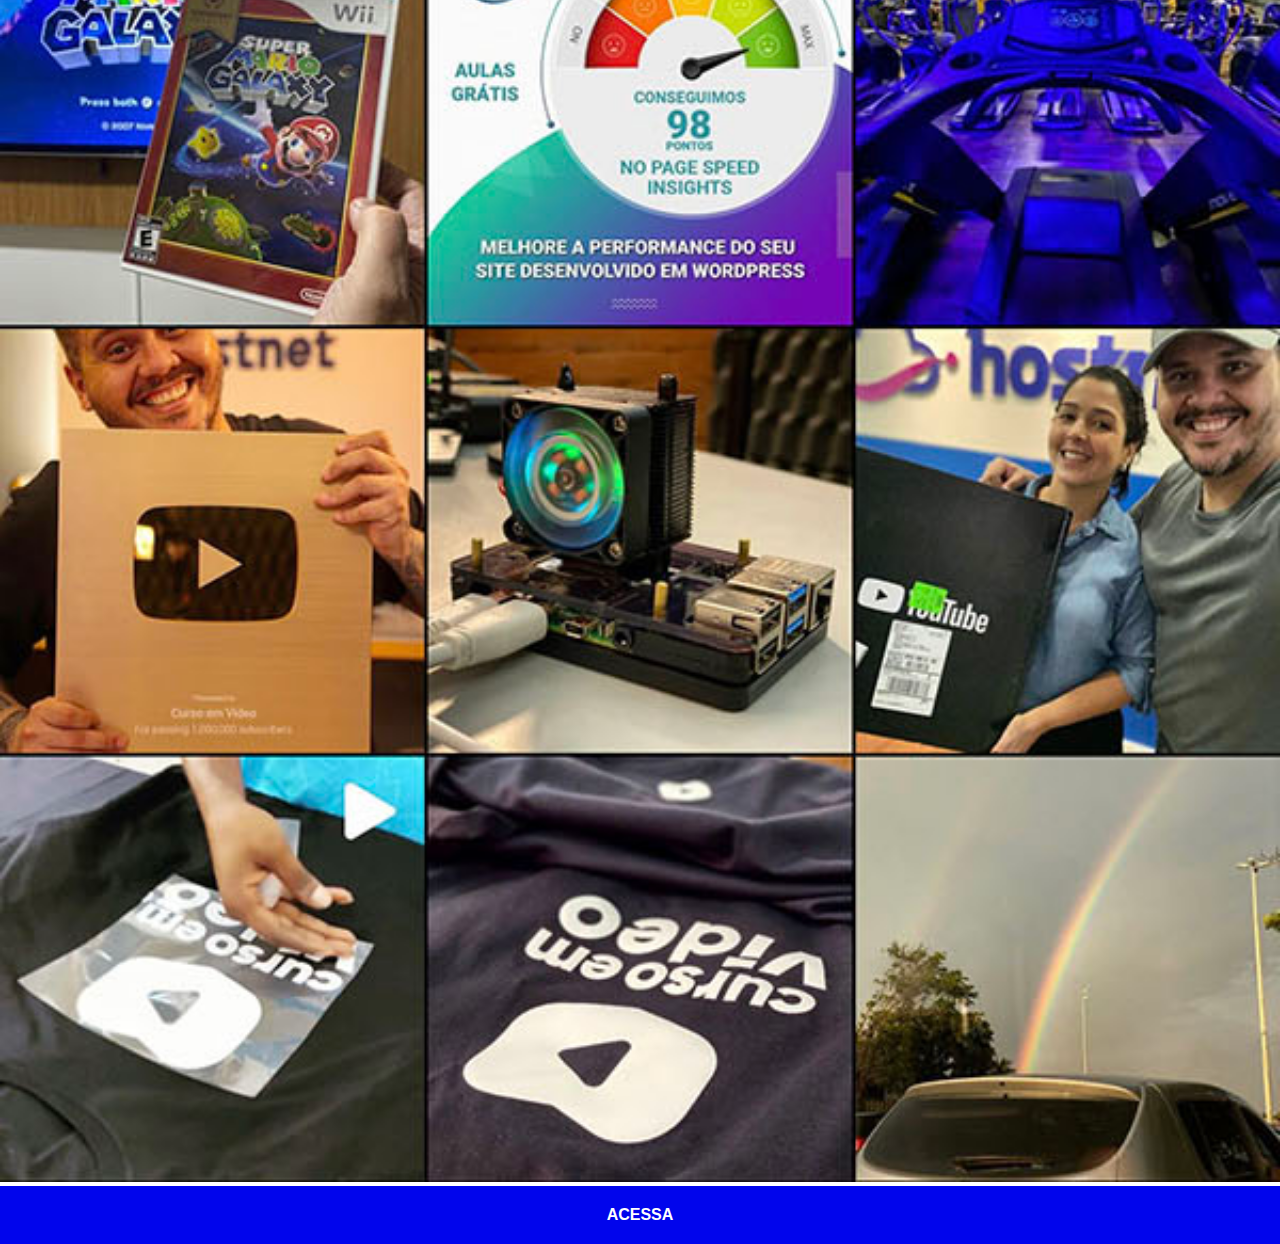
<file: instagram.html>
<!DOCTYPE html>
<html lang="pt-br">
<head>
    <meta charset="UTF-8">
    <meta name="viewport" content="width=device-width, initial-scale=1.0">
    <title>Instagram</title>
    <link rel="stylesheet" href="estilos/social.css">
</head>
<body>
    <img src="imagens/tela-instagram.jpg" alt="Instagram">
    <a href="https://www.instagram.com/allan0moraiss/"><strong>ACESSA</strong></a>
</body>
</html>
</file>
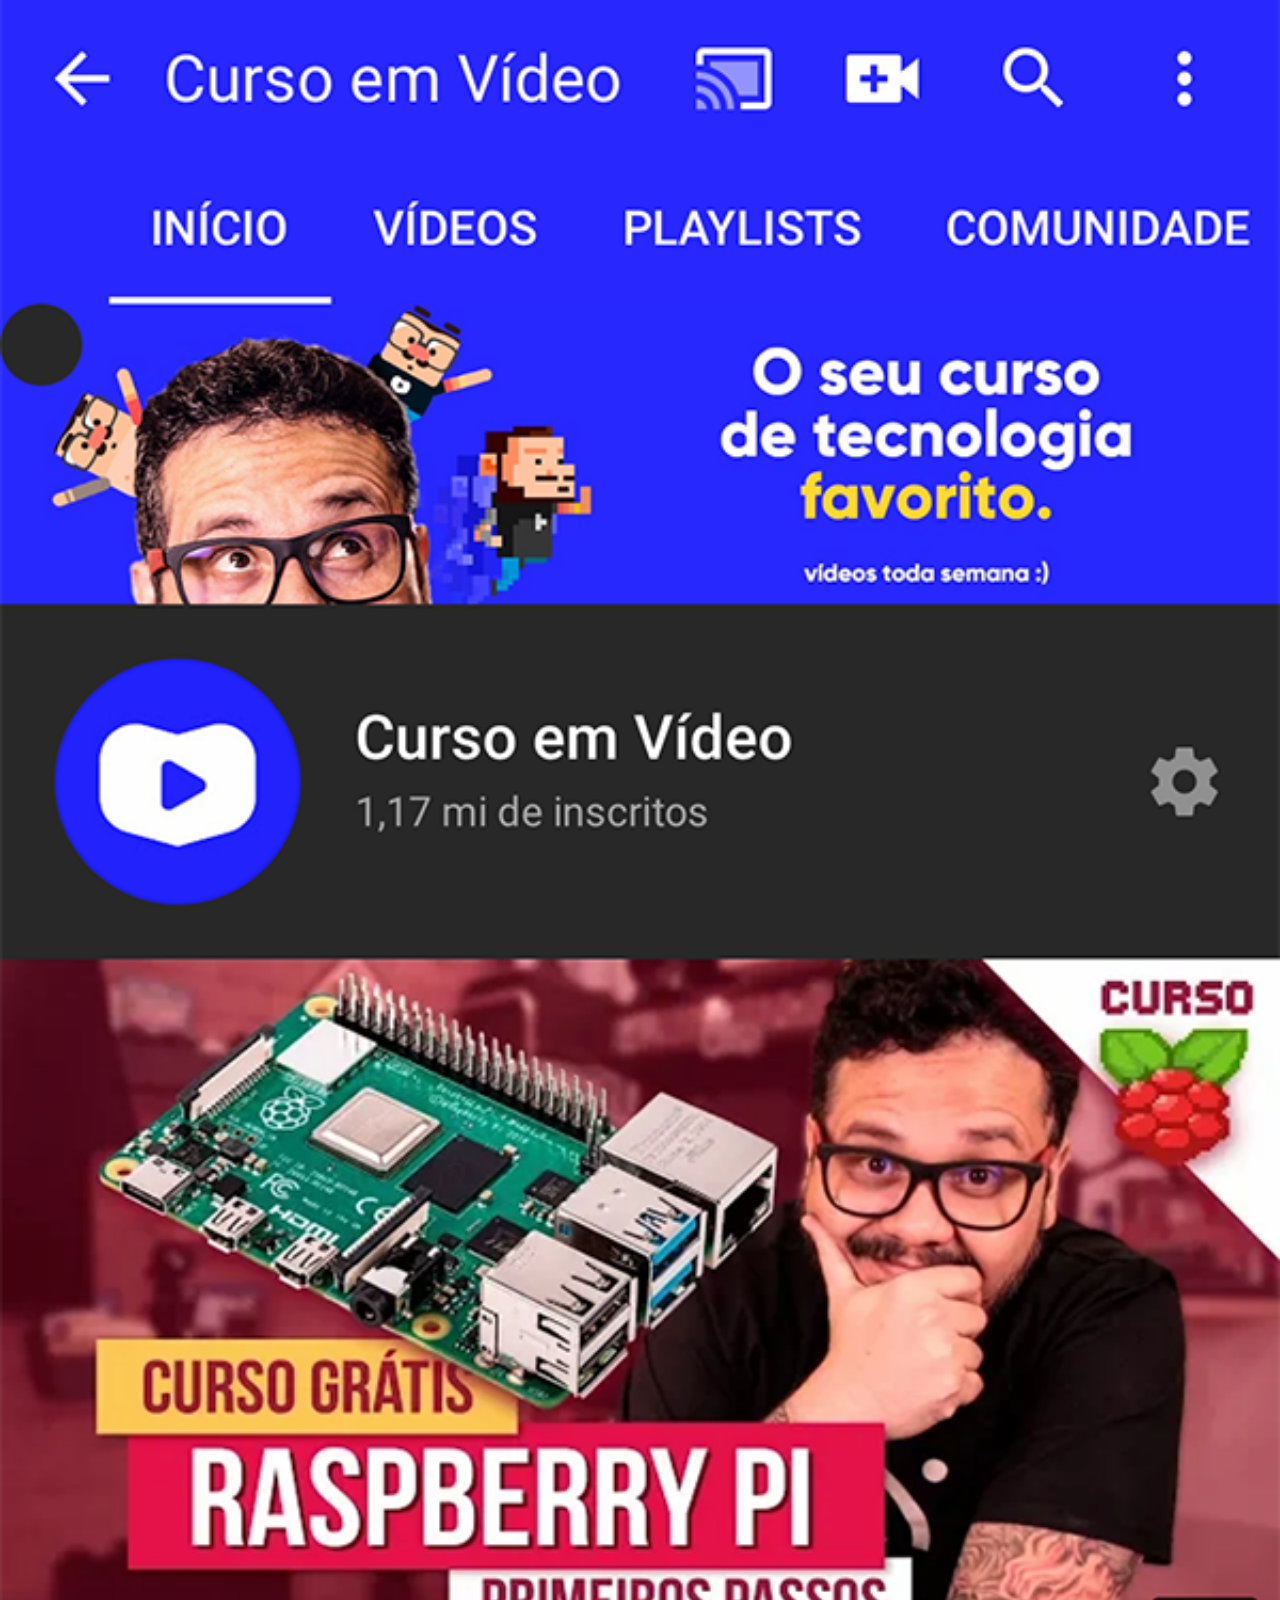
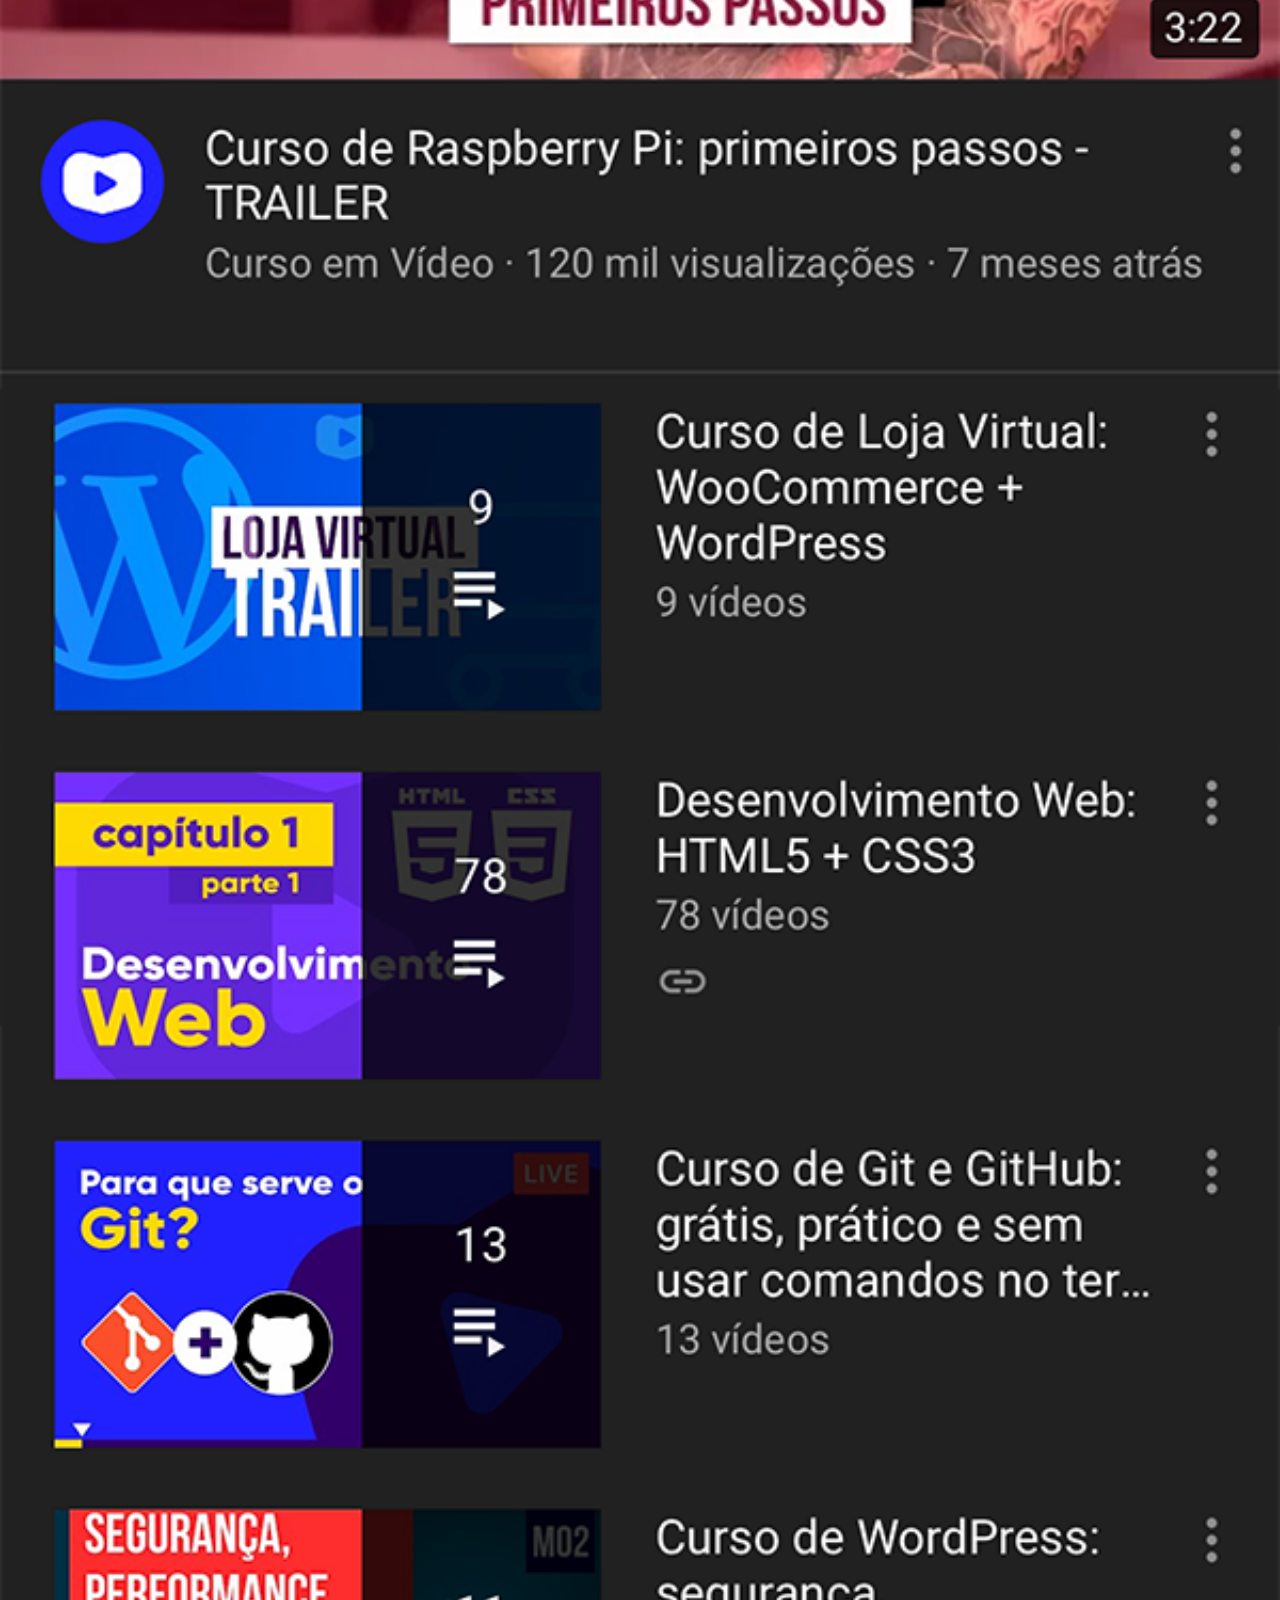
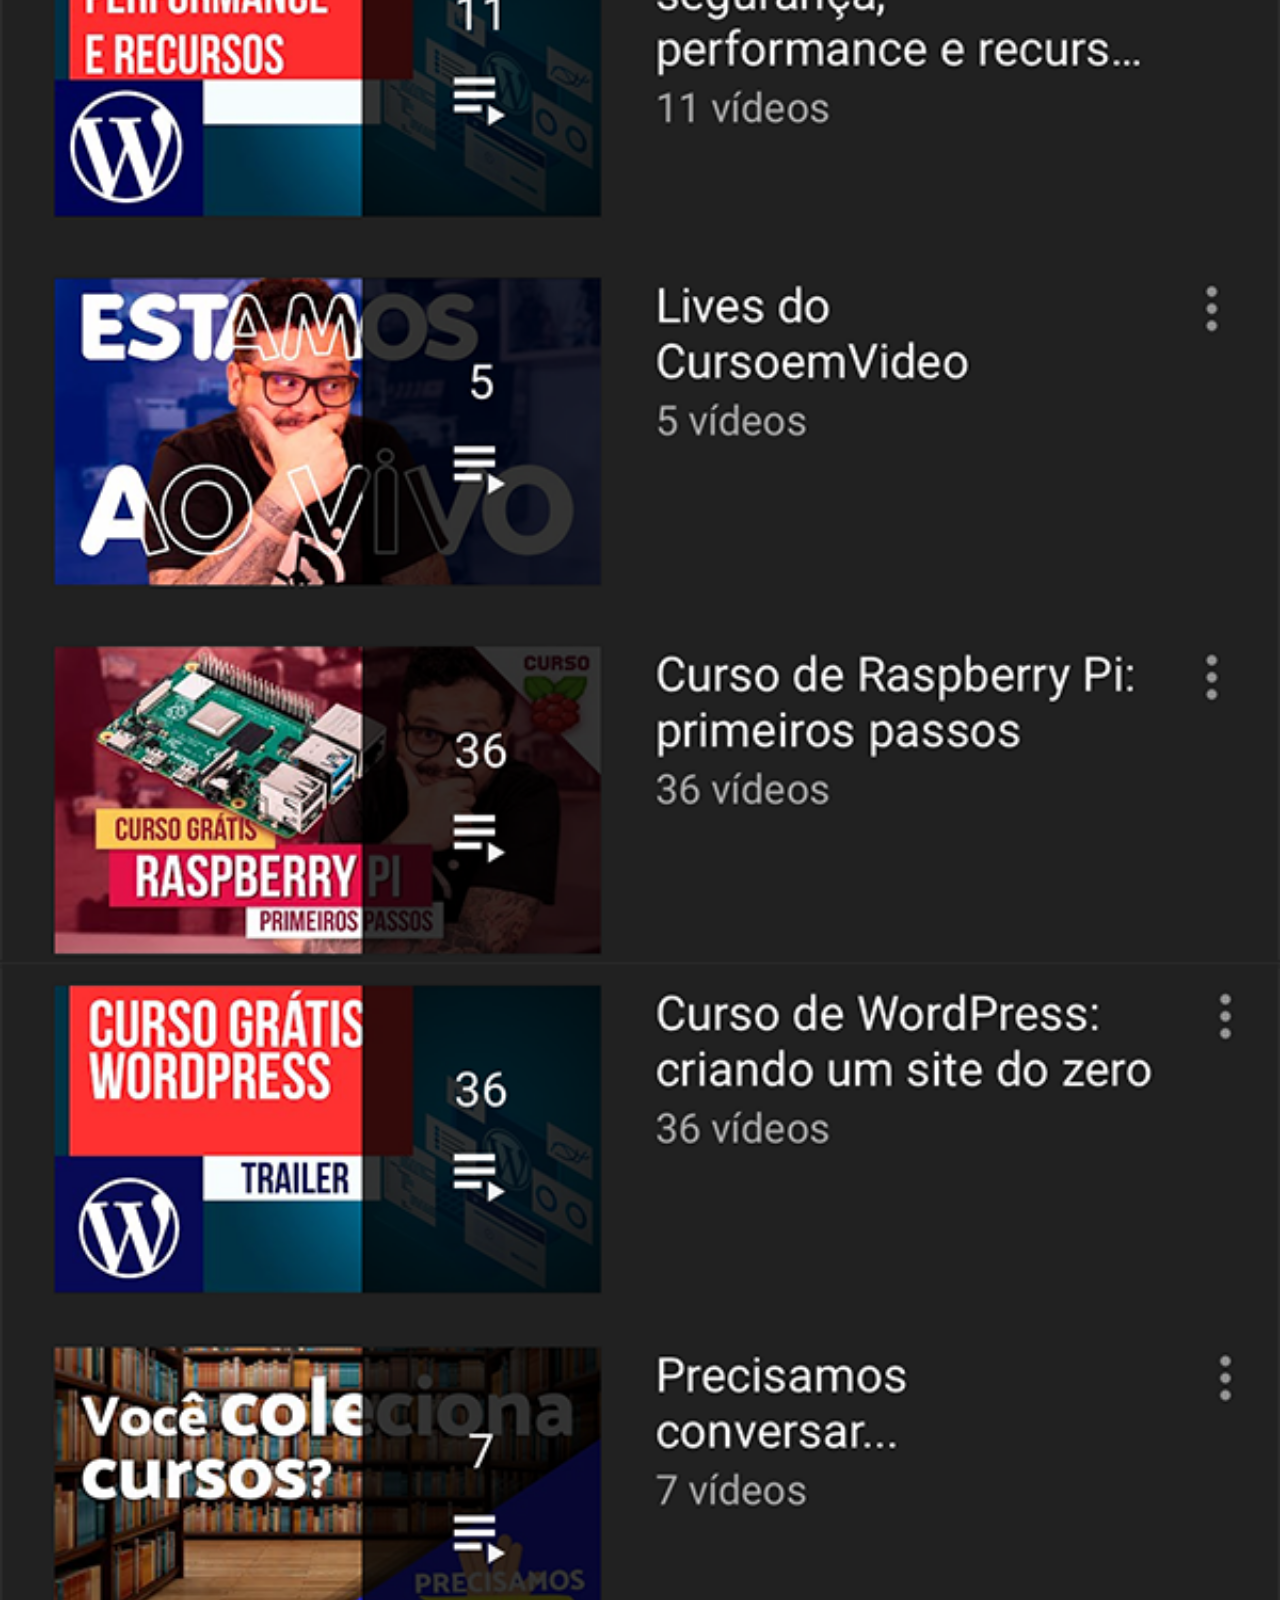
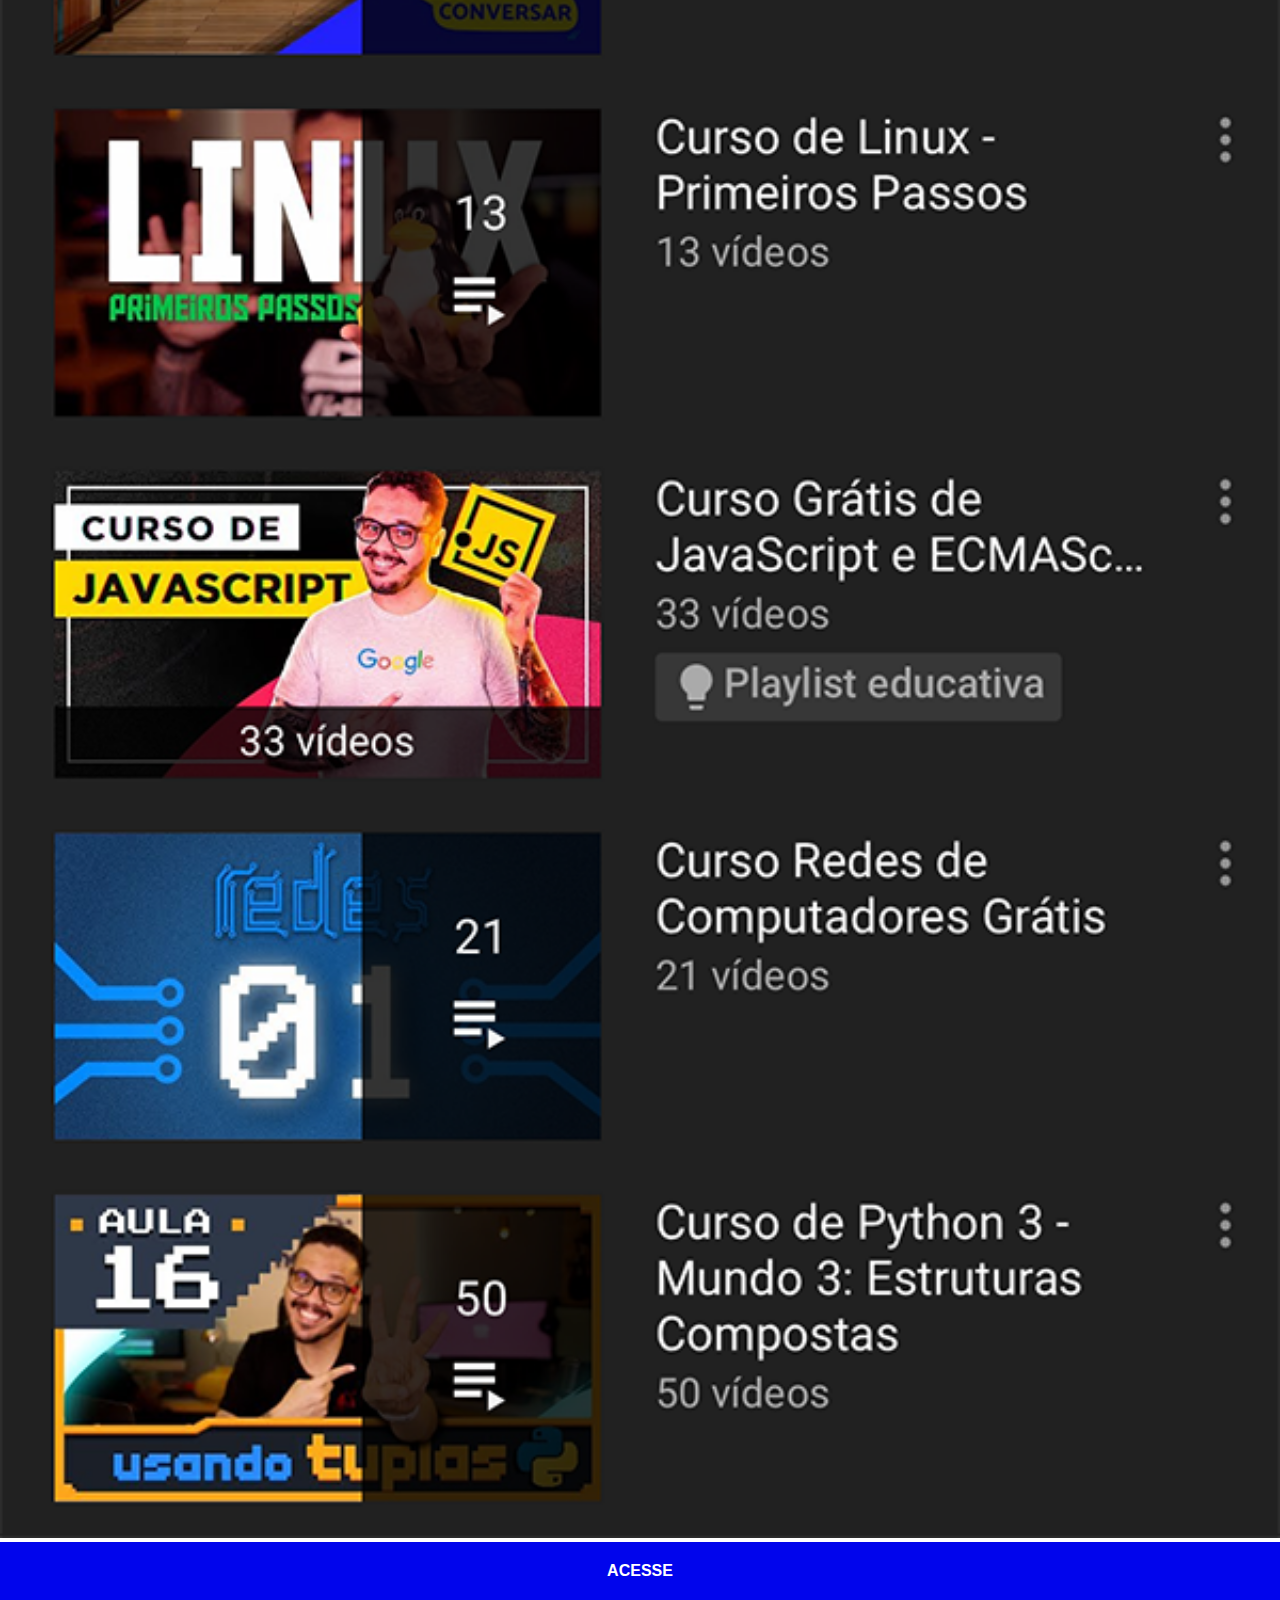
<file: youtube.html>
<!DOCTYPE html>
<html lang="pt-br">
<head>
    <meta charset="UTF-8">
    <meta name="viewport" content="width=device-width, initial-scale=1.0">
    <title>YouTube</title>
    <link rel="stylesheet" href="estilos/social.css">
</head>
<body>
    <img src="imagens/tela-youtube.png" alt="YouTube">
    <a href="https://www.youtube.com/channel/UCcHIthJRx1HH-Eim9nmyTPQ" target="_blank"><strong>ACESSE</strong></a>
</body>
</html>
</file>
<file: estilos/social.css>
@charset "UTF-8";

* {
    margin: 0px;
    padding: 0px;
    font-family: Arial, Helvetica, sans-serif;
}

::-webkit-scrollbar {
    width: 0px;
    height: 0px;
}
img {
    width: 100vw;
}

a {
    display: block;
    background-color: rgb(1, 5, 236);
    padding: 20px;
    text-align: center;
    color: white;
    font-weight: bolder;
    text-decoration: none;
    }

    a:hover {
        background-color: rgb(61, 73, 243);
    }
</file>
